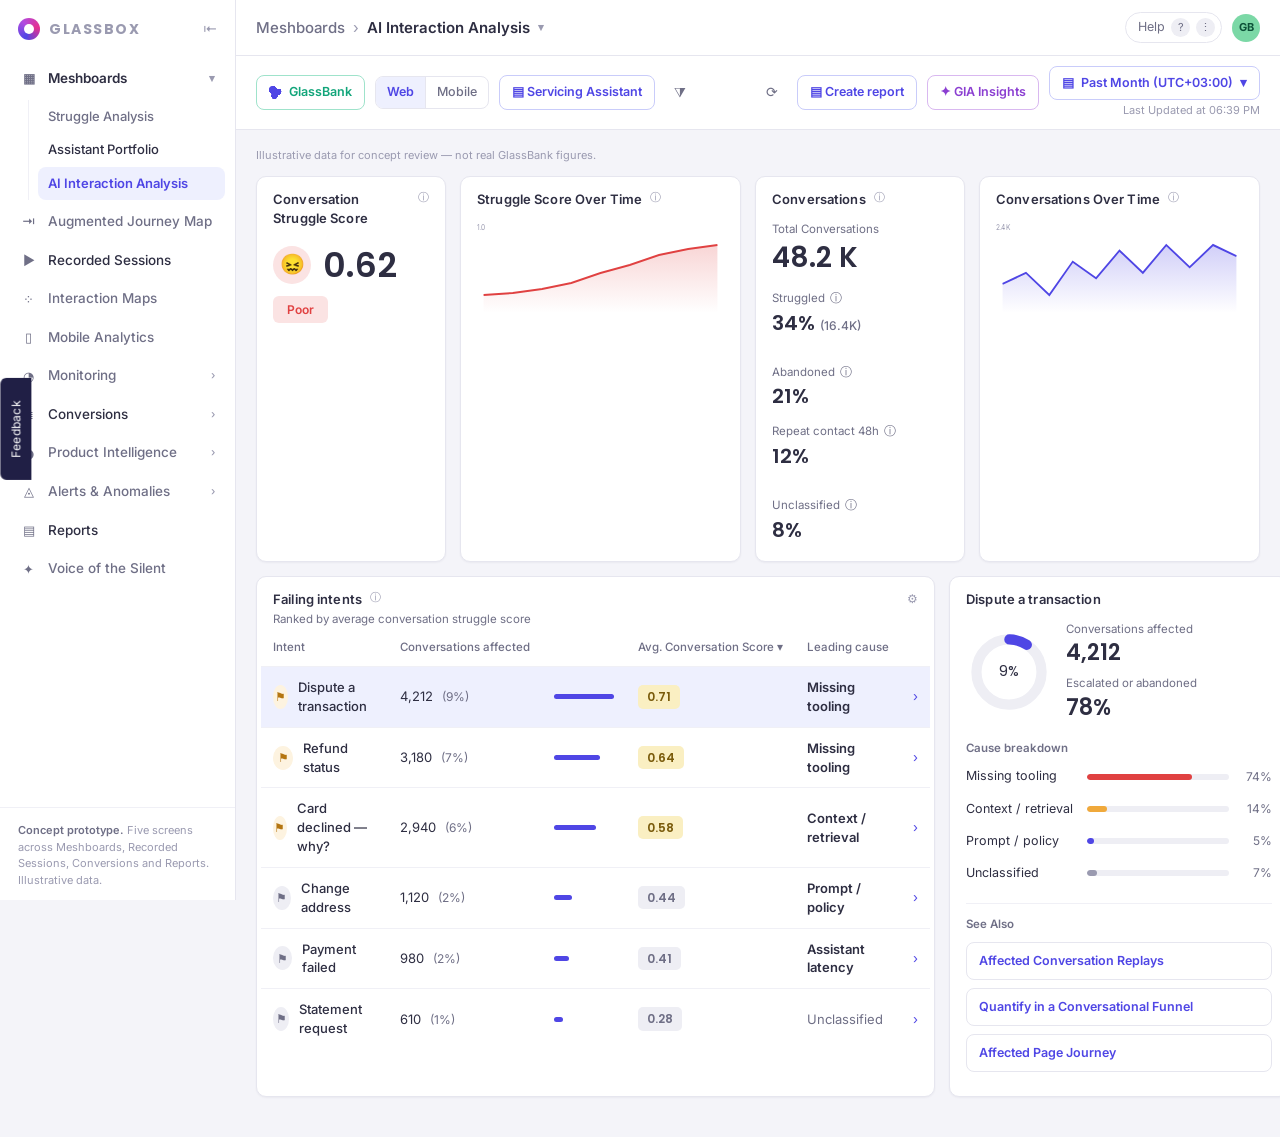
<file: index.html>
<!DOCTYPE html>
<html lang="en">
<head>
<meta charset="utf-8">
<meta name="viewport" content="width=device-width, initial-scale=1">
<title>AI Interaction Analysis · Glassbox</title>
<link rel="preconnect" href="https://fonts.googleapis.com">
<link rel="preconnect" href="https://fonts.gstatic.com" crossorigin>
<link href="https://fonts.googleapis.com/css2?family=Inter:wght@400;500;600;700&family=Poppins:wght@400;500;600;700&display=swap" rel="stylesheet">
<link rel="icon" href="data:image/svg+xml,<svg xmlns=%22http://www.w3.org/2000/svg%22 viewBox=%220 0 32 32%22><circle cx=%2216%22 cy=%2216%22 r=%2212%22 fill=%22none%22 stroke=%22%234F46E5%22 stroke-width=%227%22/></svg>">
<link rel="stylesheet" href="styles.css">
</head>
<body>
<div class="feedback-tab">Feedback</div>
<div class="app">

  <aside class="side">
    <div class="brand"><span class="mark"></span><span class="wordmark">GLASSBOX</span><span class="collapse">⇤</span></div>
    <nav class="nav">
      <a class="parent-open" href="index.html"><span class="ico">▦</span>Meshboards<span class="chev">▾</span></a>
      <div class="subgroup">
        <button class="inert sub" tabindex="-1">Struggle Analysis</button>
        <a class="sub" href="portfolio.html">Assistant Portfolio</a>
        <a class="sub active" href="index.html" aria-current="page">AI Interaction Analysis</a>
      </div>
      <button class="inert" tabindex="-1"><span class="ico">⇥</span>Augmented Journey Map</button>
      <a href="conversation.html"><span class="ico">▶</span>Recorded Sessions</a>
      <button class="inert" tabindex="-1"><span class="ico">⁘</span>Interaction Maps</button>
      <button class="inert" tabindex="-1"><span class="ico">▯</span>Mobile Analytics</button>
      <button class="inert" tabindex="-1"><span class="ico">◔</span>Monitoring<span class="chev">›</span></button>
      <a href="funnel.html"><span class="ico">≣</span>Conversions<span class="chev">›</span></a>
      <button class="inert" tabindex="-1"><span class="ico">◑</span>Product Intelligence<span class="chev">›</span></button>
      <button class="inert" tabindex="-1"><span class="ico">◬</span>Alerts &amp; Anomalies<span class="chev">›</span></button>
      <a href="report.html"><span class="ico">▤</span>Reports</a>
      <button class="inert" tabindex="-1"><span class="ico">✦</span>Voice of the Silent</button>
    </nav>
    <div class="foot">
      <b>Concept prototype.</b> Five screens across Meshboards, Recorded Sessions, Conversions and Reports. Illustrative data.
    </div>
  </aside>

  <main class="main">
    <div class="topbar">
      <div class="crumb"><span class="muted">Meshboards</span><span class="sep">›</span>AI Interaction Analysis<span class="caret">▾</span></div>
      <div class="top-right">
        <div class="help">Help <span class="b">?</span><span class="b">⋮</span></div>
        <div class="avatar">GB</div>
      </div>
    </div>
    <div class="filters">
      <span class="pill green"><span class="dots"></span>GlassBank</span>
      <div class="seg" role="group" aria-label="Platform">
        <button class="on" aria-pressed="true">Web</button><button aria-pressed="false">Mobile</button>
      </div>
      <span class="pill">▤ Servicing Assistant</span>
      <button class="iconbtn" aria-label="Filters">⧩</button>
      <div class="top-right">
        <button class="iconbtn" aria-label="Refresh">⟳</button>
        <a class="pill" href="report.html" style="text-decoration:none">▤ Create report</a>
        <button class="gia" id="giaBtn" aria-expanded="false" aria-controls="giaPanel">✦ GIA Insights</button>
        <div class="range-picker">
          <button class="pill" id="rangeBtn" aria-haspopup="listbox" aria-expanded="false">▤ <span id="rangeLabel">Past Month (UTC+03:00)</span> ▾</button>
          <div class="rp-updated">Last Updated at 06:39 PM</div>
        </div>
      </div>
    </div>

    <div class="gia-panel ins" id="giaPanel" hidden>
      <div class="ins-h"><span style="color:#8B3FD1">✦</span>GIA Cause Insights
        <span class="ins-acts"><button class="iconbtn" aria-label="Share insights">⤴</button><button class="iconbtn" id="giaClose" aria-label="Close insights">✕</button></span>
      </div>
      <div class="tabs">
        <button class="on">All</button><button>Technical</button><button>Behavioral</button>
      </div>

      <h4 style="margin-top:0">Analysis — <span id="giaIntent"></span></h4>
      <p id="giaSummary"></p>

      <h4>Key Takeaways</h4>
      <ul id="giaTakeaways"></ul>

      <div class="verdict">
        <div class="top"><span style="color:var(--red)">⚑</span><span class="name" id="giaCause"></span><span class="conf" id="giaConf"></span></div>
        <div class="why" id="giaEvidence"></div>
        <div class="cohort" id="giaSeen"></div>
      </div>

      <div class="askbox">Ask a question about this cause<span class="go">→</span></div>
    </div>

    <div class="canvas">
      <div class="illus">Illustrative data for concept review — not real GlassBank figures.</div>

      <!-- Regression alerts, rendered from data.js. Present only in the ranges
           where a six-day step change clears its baseline. -->
      <div id="alertBar"></div>

      <div class="grid row4">
        <div class="card">
          <div class="hd"><h3>Conversation Struggle Score</h3><span class="info" tabindex="0" data-tip="Average struggle across assistant conversations in the selected range, scored 0–1 from behavioural signals: rephrase loops, deflection language, repeated intent failure and abandonment.">ⓘ</span></div>
          <div class="bd">
            <div class="scorewrap"><div class="face">😖</div><div class="bigscore" id="dashScore"></div></div>
            <span class="rank poor" id="dashRank"></span>
          </div>
        </div>

        <div class="card">
          <div class="hd"><h3>Struggle Score Over Time</h3><span class="info" tabindex="0" data-tip="Daily average Conversation Struggle Score over the selected range. The sustained rise begins on 4 March — the step change is detected from conversations; the prompt version that shipped that day is named from the customer’s release calendar.">ⓘ</span></div>
          <div class="bd">
            <svg viewBox="0 0 300 92" width="100%" height="92" preserveAspectRatio="none" role="img" aria-label="Struggle score rising over the month">
              <defs><linearGradient id="g1" x1="0" y1="0" x2="0" y2="1">
                <stop offset="0" stop-color="#E04141" stop-opacity=".22"/><stop offset="1" stop-color="#E04141" stop-opacity="0"/>
              </linearGradient></defs>
              <text id="chartStruggleAxis" x="0" y="9" font-size="8" fill="var(--faint)"></text>
              <path id="chartStruggleLine" d="" fill="none" stroke="#E04141" stroke-width="2"/>
              <path id="chartStruggleFill" d="" fill="url(#g1)"/>
            </svg>
          </div>
        </div>

        <div class="card">
          <div class="hd"><h3>Conversations</h3><span class="info" tabindex="0" data-tip="All Servicing Assistant conversations in the selected range, across web and mobile.">ⓘ</span></div>
          <div class="bd">
            <div class="k" style="font-size:11.5px;color:var(--dim)">Total Conversations</div>
            <div class="total" id="dashTotal"></div>
            <div class="kv" style="margin-top:12px">
              <div><div class="k">Struggled <span class="info" tabindex="0" data-tip="Share of conversations showing at least one struggle signal, with the affected count.">ⓘ</span></div><div class="v"><span id="dashStruggledPct"></span> <small id="dashStruggledCount"></small></div></div>
              <div><div class="k">Abandoned <span class="info" tabindex="0" data-tip="Share of conversations the customer closed without completing the task or escalating.">ⓘ</span></div><div class="v" id="dashAbandoned"></div></div>
            </div>
            <div class="kv" style="margin-top:12px">
              <div><div class="k">Repeat contact 48h <span class="info" tabindex="0" data-tip="Share of conversations where the same customer returns within 48 hours on the same intent. Observed in the session record; customers who phoned instead are not counted.">ⓘ</span></div><div class="v" id="dashRepeat"></div></div>
              <div><div class="k">Unclassified <span class="info tip-left" tabindex="0" data-tip="Share of struggling conversations where no cause hypothesis clears the confidence bar. Published rather than hidden — the detection model reports its own uncertainty.">ⓘ</span></div><div class="v" id="dashUnclassified"></div></div>
            </div>
          </div>
        </div>

        <div class="card">
          <div class="hd"><h3>Conversations Over Time</h3><span class="info tip-left" tabindex="0" data-tip="Assistant conversation volume per day over the selected range.">ⓘ</span></div>
          <div class="bd">
            <svg viewBox="0 0 300 92" width="100%" height="92" preserveAspectRatio="none" role="img" aria-label="Conversation volume by day">
              <defs><linearGradient id="g2" x1="0" y1="0" x2="0" y2="1">
                <stop offset="0" stop-color="#4F46E5" stop-opacity=".26"/><stop offset="1" stop-color="#4F46E5" stop-opacity="0"/>
              </linearGradient></defs>
              <text id="chartVolumeAxis" x="0" y="9" font-size="8" fill="var(--faint)"></text>
              <path id="chartVolumeLine" d="" fill="none" stroke="#4F46E5" stroke-width="2"/>
              <path id="chartVolumeFill" d="" fill="url(#g2)"/>
            </svg>
          </div>
        </div>
      </div>

      <div class="split">
        <div class="card">
          <div class="hd"><h3>Failing intents</h3><span class="info" tabindex="0" data-tip="Recognised intents ranked by average Conversation Struggle Score. Leading cause is the highest-confidence hypothesis for each intent — see the cause breakdown for the full mix.">ⓘ</span><span class="gear">⚙</span></div>
          <div class="sub">Ranked by average conversation struggle score</div>
          <div class="bd" style="padding-left:4px;padding-right:4px">
            <table class="tbl">
              <thead><tr>
                <th style="padding-left:12px">Intent</th><th>Conversations affected</th><th></th>
                <th class="r">Avg. Conversation Score ▾</th><th>Leading cause</th><th></th>
              </tr></thead>
              <tbody id="intents">
                <!-- rows rendered from the active range dataset by app.js -->
              </tbody>
            </table>
          </div>
        </div>

        <div class="card">
          <div class="hd"><h3 id="panelTitle">Dispute a transaction</h3></div>
          <div class="bd">
            <div class="donut">
              <svg width="86" height="86" viewBox="0 0 42 42" role="img" aria-label="Share of conversations affected">
                <circle cx="21" cy="21" r="15.9" fill="none" stroke="var(--grey-chip)" stroke-width="5"/>
                <circle id="ring" cx="21" cy="21" r="15.9" fill="none" stroke="#4F46E5" stroke-width="5"
                        stroke-dasharray="9 91" stroke-dashoffset="25" stroke-linecap="round"/>
                <text id="ringPc" x="21" y="23" text-anchor="middle" font-size="7" font-family="Poppins" fill="var(--text)"></text>
              </svg>
              <div>
                <div class="lbl">Conversations affected</div>
                <div class="n" id="panelN"></div>
                <div class="lbl" style="margin-top:6px">Escalated or abandoned</div>
                <div class="n" id="panelEsc"></div>
              </div>
            </div>

            <h4 style="margin:16px 0 2px;font-size:11.5px;color:var(--dim);font-weight:600">Cause breakdown</h4>
            <div class="causelist" id="causelist"></div>

            <div class="seealso">
              <h4>See Also</h4>
              <a href="conversation.html">Affected Conversation Replays</a>
              <a href="funnel.html">Quantify in a Conversational Funnel</a>
              <a href="#" onclick="return false">Affected Page Journey</a>
            </div>
          </div>
        </div>
      </div>
    </div>
  </main>
</div>

<script src="data.js"></script>
<script src="app.js"></script>
</body>
</html>
</file>
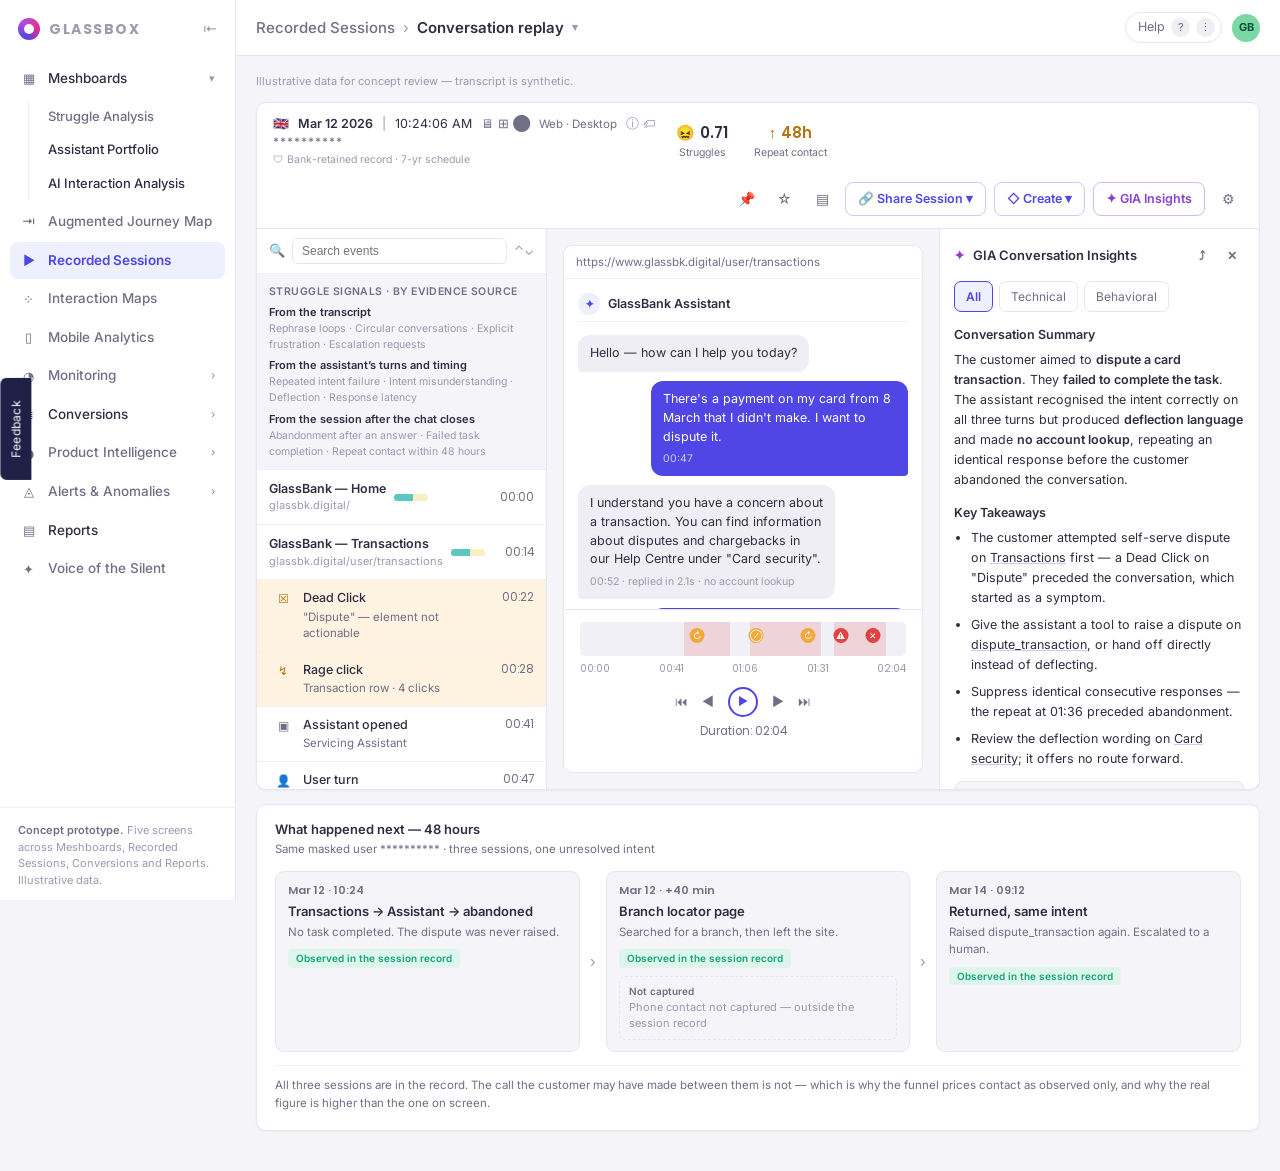
<file: conversation.html>
<!DOCTYPE html>
<html lang="en">
<head>
<meta charset="utf-8">
<meta name="viewport" content="width=device-width, initial-scale=1">
<title>Conversation Replay · Glassbox</title>
<link rel="preconnect" href="https://fonts.googleapis.com">
<link rel="preconnect" href="https://fonts.gstatic.com" crossorigin>
<link href="https://fonts.googleapis.com/css2?family=Inter:wght@400;500;600;700&family=Poppins:wght@400;500;600;700&display=swap" rel="stylesheet">
<link rel="icon" href="data:image/svg+xml,<svg xmlns=%22http://www.w3.org/2000/svg%22 viewBox=%220 0 32 32%22><circle cx=%2216%22 cy=%2216%22 r=%2212%22 fill=%22none%22 stroke=%22%234F46E5%22 stroke-width=%227%22/></svg>">
<link rel="stylesheet" href="styles.css">
</head>
<body>
<div class="feedback-tab">Feedback</div>
<div class="app">

  <aside class="side">
    <div class="brand"><span class="mark"></span><span class="wordmark">GLASSBOX</span><span class="collapse">⇤</span></div>
    <nav class="nav">
      <a href="index.html"><span class="ico">▦</span>Meshboards<span class="chev">▾</span></a>
      <div class="subgroup">
        <button class="inert sub" tabindex="-1">Struggle Analysis</button>
        <a class="sub" href="portfolio.html">Assistant Portfolio</a>
        <a class="sub" href="index.html">AI Interaction Analysis</a>
      </div>
      <button class="inert" tabindex="-1"><span class="ico">⇥</span>Augmented Journey Map</button>
      <a class="active" href="conversation.html"><span class="ico">▶</span>Recorded Sessions</a>
      <button class="inert" tabindex="-1"><span class="ico">⁘</span>Interaction Maps</button>
      <button class="inert" tabindex="-1"><span class="ico">▯</span>Mobile Analytics</button>
      <button class="inert" tabindex="-1"><span class="ico">◔</span>Monitoring<span class="chev">›</span></button>
      <a href="funnel.html"><span class="ico">≣</span>Conversions<span class="chev">›</span></a>
      <button class="inert" tabindex="-1"><span class="ico">◑</span>Product Intelligence<span class="chev">›</span></button>
      <button class="inert" tabindex="-1"><span class="ico">◬</span>Alerts &amp; Anomalies<span class="chev">›</span></button>
      <a href="report.html"><span class="ico">▤</span>Reports</a>
      <button class="inert" tabindex="-1"><span class="ico">✦</span>Voice of the Silent</button>
    </nav>
    <div class="foot">
      <b>Concept prototype.</b> Five screens across Meshboards, Recorded Sessions, Conversions and Reports. Illustrative data.
    </div>
  </aside>

  <main class="main">
    <div class="topbar">
      <div class="crumb"><span class="muted">Recorded Sessions</span><span class="sep">›</span>Conversation replay<span class="caret">▾</span></div>
      <div class="top-right">
        <div class="help">Help <span class="b">?</span><span class="b">⋮</span></div>
        <div class="avatar">GB</div>
      </div>
    </div>

    <div class="canvas">
      <div class="illus">Illustrative data for concept review — transcript is synthetic.</div>
      <div class="replay">

        <div class="rhead">
          <div>
            <div class="meta"><span>🇬🇧</span><span class="date">Mar 12 2026</span><span style="color:var(--faint)">|</span>
              <span>10:24:06 AM</span><span style="color:var(--dim)">🖥 ⊞ ⬤</span><span style="color:var(--dim);font-size:11.5px">Web · Desktop</span><span style="color:var(--faint)">ⓘ 🏷</span></div>
            <div class="uid">**********</div>
            <div class="guard">🛡 Bank-retained record · 7-yr schedule</div>
          </div>
          <div class="stat"><div class="n">😖 <span data-bind="replay.struggleScore">0.71</span></div><div class="c">Struggles</div></div>
          <div class="stat"><div class="n" style="color:var(--amber-ink)">↑ <span data-bind="replay.repeatContact">48h</span></div><div class="c">Repeat contact</div></div>
          <div class="acts">
            <button class="iconbtn" aria-label="Pin">📌</button><button class="iconbtn" aria-label="Favourite">☆</button><button class="iconbtn" aria-label="List">▤</button>
            <span class="pill">🔗 Share Session ▾</span>
            <span class="pill">◇ Create ▾</span>
            <button class="gia" id="giaBtn" aria-expanded="true" aria-controls="giaPanel">✦ GIA Insights</button>
            <button class="iconbtn" aria-label="Settings">⚙</button>
          </div>
        </div>

        <div class="rbody">

          <div class="events">
            <div class="evsearch"><span style="color:var(--faint)">🔍</span><input placeholder="Search events" aria-label="Search events"><span style="color:var(--faint)">⌃⌄</span></div>

            <div class="siglegend">
              <h5>Struggle signals · by evidence source</h5>
              <div class="sigfam"><div class="fam">From the transcript</div>
                <div class="sigs">Rephrase loops · Circular conversations · Explicit frustration · Escalation requests</div></div>
              <div class="sigfam"><div class="fam">From the assistant&rsquo;s turns and timing</div>
                <div class="sigs">Repeated intent failure · Intent misunderstanding · Deflection · Response latency</div></div>
              <div class="sigfam"><div class="fam">From the session after the chat closes</div>
                <div class="sigs">Abandonment after an answer · Failed task completion · Repeat contact within 48 hours</div></div>
            </div>

            <div class="pagerow"><div><div class="t">GlassBank — Home</div><div class="u">glassbk.digital/</div></div>
              <div class="strugbar"></div><div class="time">00:00</div></div>
            <div class="pagerow"><div><div class="t">GlassBank — Transactions</div><div class="u">glassbk.digital/user/transactions</div></div>
              <div class="strugbar"></div><div class="time">00:14</div></div>

            <div class="ev flag"><span class="ei">☒</span><div><div class="en">Dead Click</div><div class="ed">"Dispute" — element not actionable</div></div><span class="et">00:22</span></div>
            <div class="ev flag"><span class="ei">↯</span><div><div class="en">Rage click</div><div class="ed">Transaction row · 4 clicks</div></div><span class="et">00:28</span></div>
            <div class="ev"><span class="ei">▣</span><div><div class="en">Assistant opened</div><div class="ed">Servicing Assistant</div></div><span class="et">00:41</span></div>
            <div class="ev"><span class="ei">👤</span><div><div class="en">User turn</div><div class="ed">Intent: dispute_transaction · 0.91</div></div><span class="et">00:47</span></div>
            <div class="ev"><span class="ei">✦</span><div><div class="en">Assistant turn</div><div class="ed">2.1s · no backend call</div></div><span class="et">00:52</span></div>
            <div class="ev"><span class="ei">👤</span><div><div class="en">User turn</div><div class="ed">Rephrase of same intent</div></div><span class="et">01:06</span></div>
            <div class="ev flag"><span class="ei">↻</span><div><div class="en">Rephrase loop</div><div class="ed">2nd attempt, same intent</div></div><span class="et">01:06</span></div>
            <div class="ev"><span class="ei">✦</span><div><div class="en">Assistant turn</div><div class="ed">1.9s · no backend call</div></div><span class="et">01:11</span></div>
            <div class="ev flag"><span class="ei">⊘</span><div><div class="en">Deflection</div><div class="ed">"you'll need to contact us"</div></div><span class="et">01:11</span></div>
            <div class="ev flag"><span class="ei">!</span><div><div class="en">Explicit frustration</div><div class="ed">"I don't want an article"</div></div><span class="et">01:12</span></div>
            <div class="ev"><span class="ei">👤</span><div><div class="en">User turn</div><div class="ed">Rephrase of same intent</div></div><span class="et">01:31</span></div>
            <div class="ev flag"><span class="ei">↻</span><div><div class="en">Rephrase loop</div><div class="ed">3rd attempt, same intent</div></div><span class="et">01:31</span></div>
            <div class="ev bad"><span class="ei">⟳</span><div><div class="en">Circular conversation</div><div class="ed">Identical response returned</div></div><span class="et">01:36</span></div>
            <div class="ev bad"><span class="ei">⚠</span><div><div class="en">Repeated intent failure</div><div class="ed">dispute_transaction · 3 turns</div></div><span class="et">01:36</span></div>
            <div class="ev bad"><span class="ei">✕</span><div><div class="en">Abandonment after answer</div><div class="ed">Closed without escalating</div></div><span class="et">01:52</span></div>
            <div class="ev bad"><span class="ei">⊗</span><div><div class="en">Failed task completion</div><div class="ed">Dispute never raised</div></div><span class="et">02:00</span></div>
            <div class="ev"><span class="ei">↩</span><div><div class="en">Page exit</div><div class="ed">Left the Transactions page</div></div><span class="et">02:04</span></div>
            <div class="ev"><span class="ei">◌</span><div><div class="en">Phone contact<span class="evtag">not captured</span></div><div class="ed">Outside the session record</div></div><span class="et">—</span></div>
          </div>

          <div class="stage">
            <div class="browser">
              <div class="url">https://www.glassbk.digital/user/transactions</div>
              <div class="chatwrap">
                <div class="chat-h"><span class="avat">✦</span><span class="nm">GlassBank Assistant</span></div>

                <div class="msg assistant">Hello — how can I help you today?</div>
                <div class="msg user">There's a payment on my card from 8 March that I didn't make. I want to dispute it.
                  <span class="lat">00:47</span></div>
                <div class="msg assistant">I understand you have a concern about a transaction. You can find information about
                  disputes and chargebacks in our Help Centre under "Card security".
                  <span class="lat">00:52 · replied in 2.1s · no account lookup</span></div>
                <div class="msg user">I don't want an article. I need to actually report this specific payment.
                  <span class="lat">01:06</span></div>
                <div class="flagline">↻ Rephrase loop — same intent, 2nd attempt</div>
                <div class="msg assistant">I'm not able to raise a dispute for you here. You'll need to contact us so a member
                  of the team can look into it.
                  <span class="lat">01:11 · replied in 1.9s · no account lookup</span></div>
                <div class="flagline">⊘ Deflection language detected</div>
                <div class="msg user">Can you at least tell me what the payment was?
                  <span class="lat">01:31</span></div>
                <div class="msg assistant">I'm not able to raise a dispute for you here. You'll need to contact us so a member
                  of the team can look into it.
                  <span class="lat">01:36 · identical response</span></div>
                <div class="flagline bad">⚠ Repeated intent failure — conversation abandoned at 01:52</div>
              </div>

              <div class="scrub">
                <div class="track">
                  <div class="band" style="left:32%;width:14%"></div>
                  <div class="band" style="left:52%;width:22%"></div>
                  <div class="band" style="left:78%;width:16%"></div>
                  <div class="mk" style="left:36%">↻</div>
                  <div class="mk" style="left:54%">⊘</div>
                  <div class="mk" style="left:70%">↻</div>
                  <div class="mk r" style="left:80%">⚠</div>
                  <div class="mk r" style="left:90%">✕</div>
                </div>
                <div class="ticks"><span>00:00</span><span>00:41</span><span>01:06</span><span>01:31</span><span>02:04</span></div>
                <div class="controls">
                  <span>⏮</span><span>◀</span><span class="play">▶</span><span>▶</span><span>⏭</span>
                </div>
                <div class="dur" style="text-align:center;margin-top:6px">Duration: <span data-bind="replay.duration">02:04</span></div>
              </div>
            </div>
          </div>

          <div class="insights ins" id="giaPanel">
            <div class="ins-h"><span style="color:#8B3FD1">✦</span>GIA Conversation Insights
              <span class="ins-acts"><button class="iconbtn" aria-label="Share insights">⤴</button><button class="iconbtn" id="giaClose" aria-label="Close insights">✕</button></span>
            </div>
            <div class="tabs">
              <button class="on">All</button><button>Technical</button><button>Behavioral</button>
            </div>

            <h4>Conversation Summary</h4>
            <p>The customer aimed to <b>dispute a card transaction</b>. They <b>failed to complete the task</b>.
               The assistant recognised the intent correctly on all three turns but produced
               <b>deflection language</b> and made <b>no account lookup</b>, repeating an identical response
               before the customer abandoned the conversation.</p>

            <h4>Key Takeaways</h4>
            <ul>
              <li>The customer attempted self-serve dispute on <u>Transactions</u> first — a Dead Click on "Dispute" preceded the conversation, which started as a symptom.</li>
              <li>Give the assistant a tool to raise a dispute on <u>dispute_transaction</u>, or hand off directly instead of deflecting.</li>
              <li>Suppress identical consecutive responses — the repeat at 01:36 preceded abandonment.</li>
              <li>Review the deflection wording on <u>Card security</u>; it offers no route forward.</li>
            </ul>

            <div class="verdict">
              <div class="top"><span style="color:var(--red)">⚑</span><span class="name">Missing tooling</span><span class="conf">87% confidence</span></div>
              <div class="cluster"><b>Cluster classification</b> — 4,212 conversations share this
                signature this month. The cause is assigned to the cluster, not to this conversation alone.</div>
              <!-- Evidence, tier chips and the tier key all render from
                   data.js via app.js, so the chip component lives in one place. -->
              <div class="why" id="replayEvidence"></div>
            </div>

            <div class="askbox">Ask a question about this conversation<span class="go">→</span></div>
          </div>

        </div>
      </div>

      <div class="utl" id="userTimeline"></div>
    </div>
  </main>
</div>

<script src="data.js"></script>
<script src="app.js"></script>
</body>
</html>
</file>
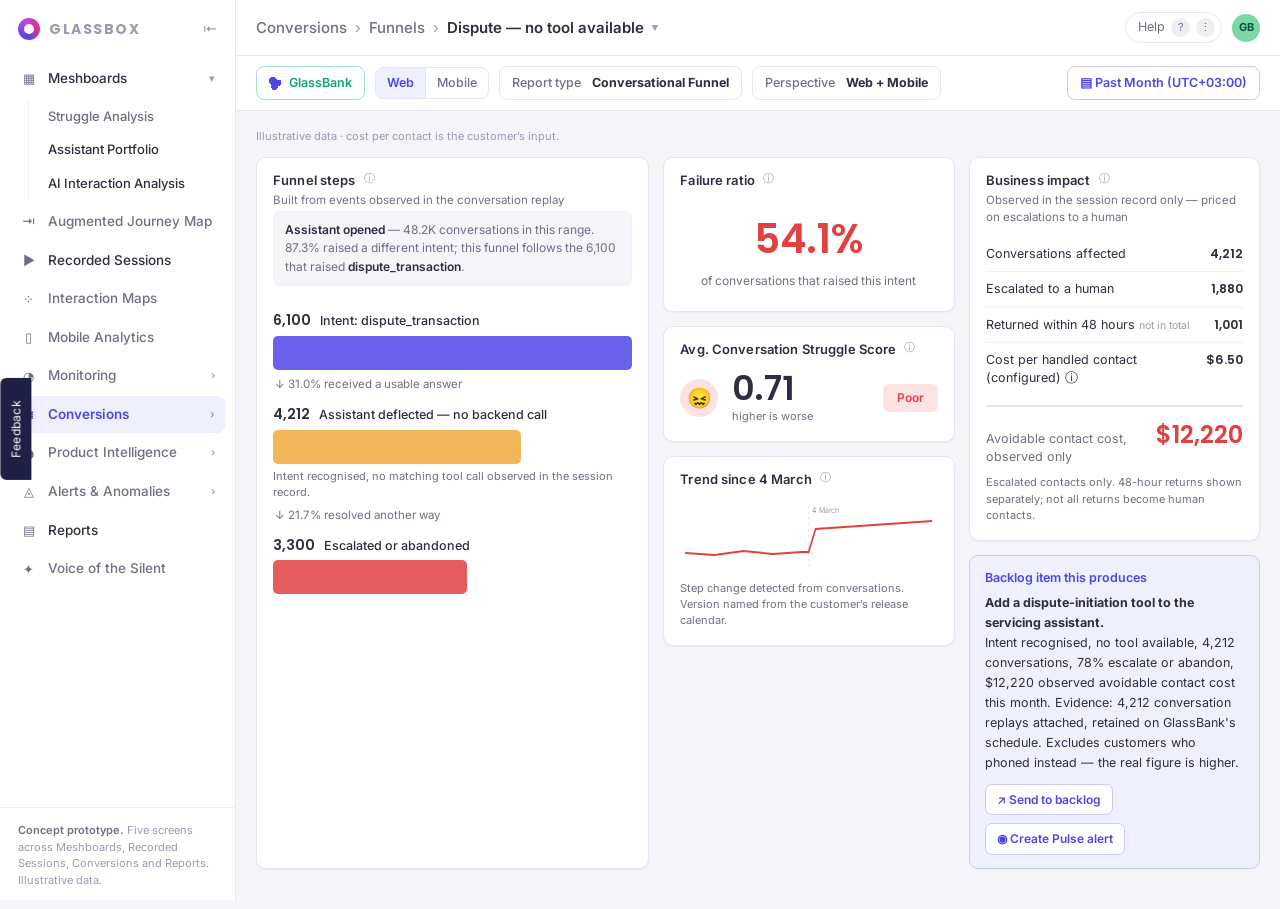
<file: funnel.html>
<!DOCTYPE html>
<html lang="en">
<head>
<meta charset="utf-8">
<meta name="viewport" content="width=device-width, initial-scale=1">
<title>Conversational Funnel · Glassbox</title>
<link rel="preconnect" href="https://fonts.googleapis.com">
<link rel="preconnect" href="https://fonts.gstatic.com" crossorigin>
<link href="https://fonts.googleapis.com/css2?family=Inter:wght@400;500;600;700&family=Poppins:wght@400;500;600;700&display=swap" rel="stylesheet">
<link rel="icon" href="data:image/svg+xml,<svg xmlns=%22http://www.w3.org/2000/svg%22 viewBox=%220 0 32 32%22><circle cx=%2216%22 cy=%2216%22 r=%2212%22 fill=%22none%22 stroke=%22%234F46E5%22 stroke-width=%227%22/></svg>">
<link rel="stylesheet" href="styles.css">
</head>
<body>
<div class="feedback-tab">Feedback</div>
<div class="app">

  <aside class="side">
    <div class="brand"><span class="mark"></span><span class="wordmark">GLASSBOX</span><span class="collapse">⇤</span></div>
    <nav class="nav">
      <a href="index.html"><span class="ico">▦</span>Meshboards<span class="chev">▾</span></a>
      <div class="subgroup">
        <button class="inert sub" tabindex="-1">Struggle Analysis</button>
        <a class="sub" href="portfolio.html">Assistant Portfolio</a>
        <a class="sub" href="index.html">AI Interaction Analysis</a>
      </div>
      <button class="inert" tabindex="-1"><span class="ico">⇥</span>Augmented Journey Map</button>
      <a href="conversation.html"><span class="ico">▶</span>Recorded Sessions</a>
      <button class="inert" tabindex="-1"><span class="ico">⁘</span>Interaction Maps</button>
      <button class="inert" tabindex="-1"><span class="ico">▯</span>Mobile Analytics</button>
      <button class="inert" tabindex="-1"><span class="ico">◔</span>Monitoring<span class="chev">›</span></button>
      <a class="active" href="funnel.html"><span class="ico">≣</span>Conversions<span class="chev">›</span></a>
      <button class="inert" tabindex="-1"><span class="ico">◑</span>Product Intelligence<span class="chev">›</span></button>
      <button class="inert" tabindex="-1"><span class="ico">◬</span>Alerts &amp; Anomalies<span class="chev">›</span></button>
      <a href="report.html"><span class="ico">▤</span>Reports</a>
      <button class="inert" tabindex="-1"><span class="ico">✦</span>Voice of the Silent</button>
    </nav>
    <div class="foot">
      <b>Concept prototype.</b> Five screens across Meshboards, Recorded Sessions, Conversions and Reports. Illustrative data.
    </div>
  </aside>

  <main class="main">
    <div class="topbar">
      <div class="crumb"><span class="muted">Conversions</span><span class="sep">›</span><span class="muted">Funnels</span><span class="sep">›</span>Dispute — no tool available<span class="caret">▾</span></div>
      <div class="top-right">
        <div class="help">Help <span class="b">?</span><span class="b">⋮</span></div>
        <div class="avatar">GB</div>
      </div>
    </div>
    <div class="filters">
      <span class="pill green"><span class="dots"></span>GlassBank</span>
      <div class="seg" role="group" aria-label="Platform">
        <button class="on" aria-pressed="true">Web</button><button aria-pressed="false">Mobile</button>
      </div>
      <span class="pill plain">Report type <b style="color:var(--text);margin-left:4px">Conversational Funnel</b></span>
      <span class="pill plain">Perspective <b style="color:var(--text);margin-left:4px">Web + Mobile</b></span>
      <div class="top-right"><span class="pill">▤ Past Month (UTC+03:00)</span></div>
    </div>

    <div class="canvas">
      <div class="illus">Illustrative data · cost per contact is the customer’s input.</div>

      <div class="fun">
        <div class="card">
          <div class="hd"><h3>Funnel steps</h3><span class="info" tabindex="0" data-tip="Conversation counts at each stage, built from events observed in replays: assistant opened, intent raised, deflection with no backend call, then escalation or abandonment.">ⓘ</span></div>
          <div class="sub">Built from events observed in the conversation replay</div>
          <div class="fun-pop" id="funPopulation"><b>Assistant opened</b> — 48.2K conversations in this range. 87.3% raised a different intent; this funnel follows the 6,100 that raised <b>dispute_transaction</b>.</div>
          <div class="bd" id="funsteps">
            <!-- steps rendered from data.js by app.js; static fallback below -->
            <div class="step"><div class="lab"><span class="n">6,100</span><span class="nm">Intent: dispute_transaction</span></div>
              <div class="bar" style="width:100%"></div></div>
            <div class="drop">↓ 30.9% received a usable answer</div>

            <div class="step"><div class="lab"><span class="n">4,212</span><span class="nm">Assistant deflected — no backend call</span></div>
              <div class="bar" style="width:69.0%;background:var(--amber)"></div>
              <div class="step-note">Intent recognised, no matching tool call observed in the session record.</div></div>
            <div class="drop">↓ 21.7% resolved another way</div>

            <div class="step"><div class="lab"><span class="n">3,300</span><span class="nm">Escalated or abandoned</span></div>
              <div class="bar" style="width:54.1%;background:var(--red)"></div></div>
          </div>
        </div>

        <div>
          <div class="card">
            <div class="hd"><h3>Failure ratio</h3><span class="info" tabindex="0" data-tip="Of the conversations that raised this intent, the share reaching the final funnel step — escalated or abandoned. Scoped to the intent rather than to every assistant conversation, because most conversations are about something else entirely.">ⓘ</span></div>
            <div class="bd" style="text-align:center;padding:20px 16px 22px">
              <div class="num" style="font-size:40px;font-weight:600;color:var(--red)" id="funFailure">54.1%</div>
              <div style="font-size:12px;color:var(--dim);margin-top:4px">of conversations that raised this intent</div>
            </div>
          </div>
          <div class="card" style="margin-top:14px">
            <div class="hd"><h3>Avg. Conversation Struggle Score</h3><span class="info" tabindex="0" data-tip="Conversation Struggle Score, 0–1. Higher is worse. Composite of rephrase loops, repeated intent failure, sentiment decline, explicit escalation, and post-answer abandonment. Averaged across the conversations in this funnel and paired with its Struggle Rank.">ⓘ</span></div>
            <div class="bd" style="display:flex;align-items:center;gap:14px">
              <div class="face">😖</div>
              <div><div class="bigscore" data-bind="funnel.struggleScore">0.71</div>
                <div class="score-dir">higher is worse</div></div>
              <span class="rank poor" style="margin:0 0 0 auto" data-bind="funnel.struggleRank">Poor</span>
            </div>
          </div>
          <div class="card" style="margin-top:14px">
            <div class="hd"><h3>Trend since 4 March</h3><span class="info" tabindex="0" data-tip="Failure ratio over time. Glassbox detects the step change from the conversations themselves. The prompt version that shipped on the same date is named from the customer’s release calendar — it is not observed in the session record.">ⓘ</span></div>
            <div class="bd">
              <svg viewBox="0 0 300 70" width="100%" height="70" preserveAspectRatio="none" role="img" aria-label="Failure rate step change beginning 4 March">
                <line x1="150" y1="4" x2="150" y2="66" stroke="var(--border)" stroke-dasharray="3 3"/>
                <text x="154" y="12" font-size="8" fill="var(--faint)">4 March</text>
                <path d="M6,52 L40,54 L74,50 L108,53 L142,51 L150,51 L158,28 L192,26 L226,24 L260,22 L294,20"
                      fill="none" stroke="#E04141" stroke-width="2"/>
              </svg>
              <div class="step-note">Step change detected from conversations.
                Version named from the customer’s release calendar.</div>
            </div>
          </div>
        </div>

        <div>
          <div class="card impact">
            <div class="hd"><h3>Business impact</h3><span class="info tip-left" tabindex="0" data-tip="Avoidable contact cost = escalated to a human × the configured cost per handled contact. Escalations only: a customer who escalated and also returned would otherwise be counted twice, so 48-hour returns are shown but not priced. Customers who phoned instead are not counted, so the real figure is higher.">ⓘ</span></div>
            <div class="sub">Observed in the session record only — priced on escalations to a human</div>
            <div class="bd">
              <div id="impactlines">
                <!-- lines rendered from data.js by app.js; static fallback below -->
                <div class="line"><span>Conversations affected</span><b>4,212</b></div>
                <div class="line"><span>Escalated to a human</span><b>1,880</b></div>
                <div class="line"><span>Returned within 48 hours <span class="line-note">not in total</span></span><b>1,001</b></div>
                <div class="line"><span>Cost per handled contact (configured)</span><b>$6.50</b></div>
              </div>
              <div class="tot"><span style="font-size:12.5px;color:var(--dim)">Avoidable contact cost, observed only</span><span class="v" data-bind="funnel.avoidableCost">$12,220</span></div>
              <div class="tot-note">Escalated contacts only. 48-hour returns shown separately;
                not all returns become human contacts.</div>
            </div>
          </div>

          <div class="ticket">
            <h4>Backlog item this produces</h4>
            <p><b>Add a dispute-initiation tool to the servicing assistant.</b><br>
               Intent recognised, no tool available, <span id="funAffected">4,212</span> conversations,
               <span id="funEsc">78%</span> escalate or abandon,
               <span data-bind="funnel.avoidableCost">$12,220</span> observed avoidable contact cost
               this month. Evidence: 4,212 conversation replays attached, retained on
               GlassBank's schedule.
               Excludes customers who phoned instead — the real figure is higher.</p>
            <div class="acts">
              <button>↗ Send to backlog</button>
              <button>◉ Create Pulse alert</button>
            </div>
          </div>
        </div>
      </div>
    </div>
  </main>
</div>

<script src="data.js"></script>
<script src="app.js"></script>
</body>
</html>
</file>
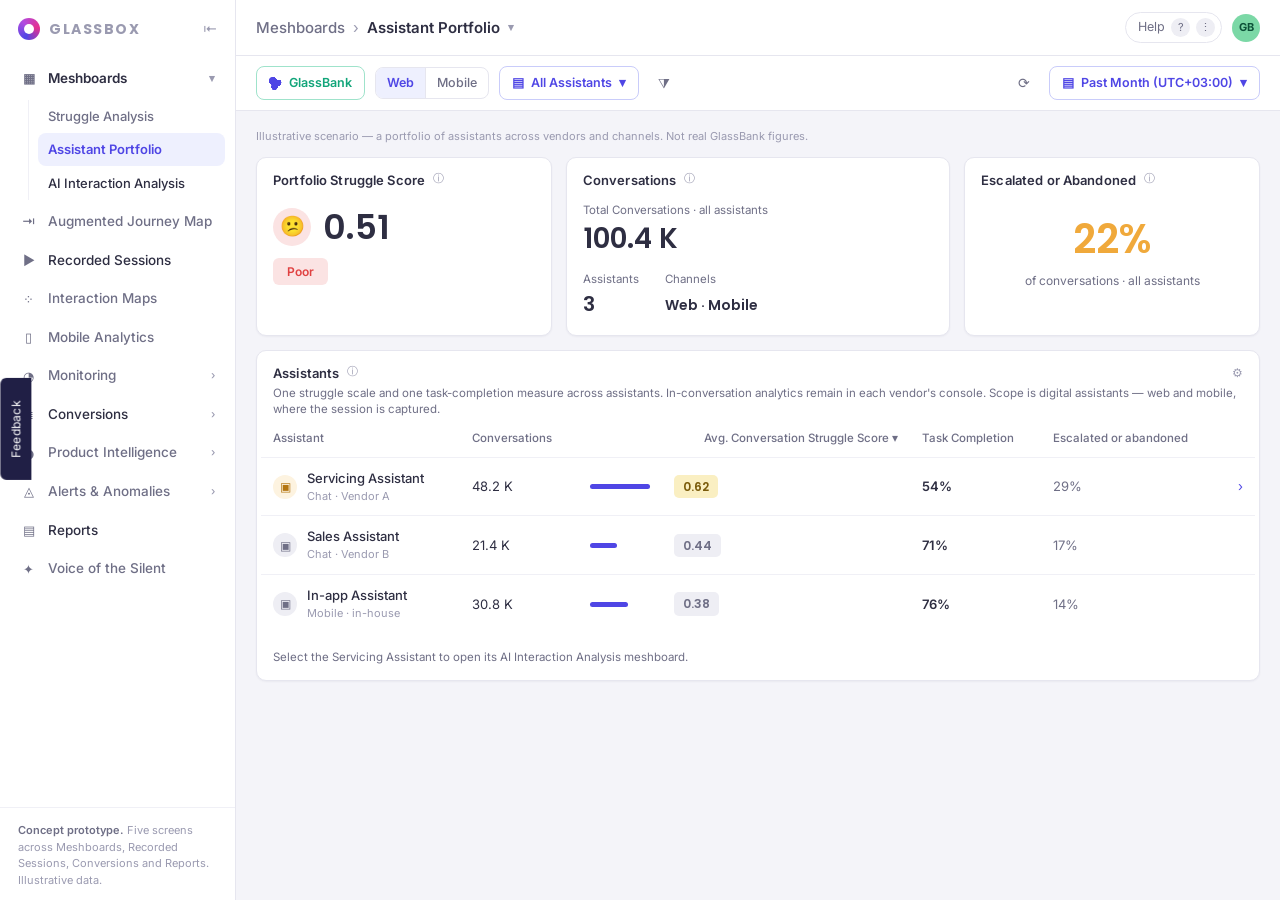
<file: portfolio.html>
<!DOCTYPE html>
<html lang="en">
<head>
<meta charset="utf-8">
<meta name="viewport" content="width=device-width, initial-scale=1">
<title>Assistant Portfolio · Glassbox</title>
<link rel="preconnect" href="https://fonts.googleapis.com">
<link rel="preconnect" href="https://fonts.gstatic.com" crossorigin>
<link href="https://fonts.googleapis.com/css2?family=Inter:wght@400;500;600;700&family=Poppins:wght@400;500;600;700&display=swap" rel="stylesheet">
<link rel="icon" href="data:image/svg+xml,<svg xmlns=%22http://www.w3.org/2000/svg%22 viewBox=%220 0 32 32%22><circle cx=%2216%22 cy=%2216%22 r=%2212%22 fill=%22none%22 stroke=%22%234F46E5%22 stroke-width=%227%22/></svg>">
<link rel="stylesheet" href="styles.css">
</head>
<body>
<div class="feedback-tab">Feedback</div>
<div class="app">

  <aside class="side">
    <div class="brand"><span class="mark"></span><span class="wordmark">GLASSBOX</span><span class="collapse">⇤</span></div>
    <nav class="nav">
      <a class="parent-open" href="index.html"><span class="ico">▦</span>Meshboards<span class="chev">▾</span></a>
      <div class="subgroup">
        <button class="inert sub" tabindex="-1">Struggle Analysis</button>
        <a class="sub active" href="portfolio.html" aria-current="page">Assistant Portfolio</a>
        <a class="sub" href="index.html">AI Interaction Analysis</a>
      </div>
      <button class="inert" tabindex="-1"><span class="ico">⇥</span>Augmented Journey Map</button>
      <a href="conversation.html"><span class="ico">▶</span>Recorded Sessions</a>
      <button class="inert" tabindex="-1"><span class="ico">⁘</span>Interaction Maps</button>
      <button class="inert" tabindex="-1"><span class="ico">▯</span>Mobile Analytics</button>
      <button class="inert" tabindex="-1"><span class="ico">◔</span>Monitoring<span class="chev">›</span></button>
      <a href="funnel.html"><span class="ico">≣</span>Conversions<span class="chev">›</span></a>
      <button class="inert" tabindex="-1"><span class="ico">◑</span>Product Intelligence<span class="chev">›</span></button>
      <button class="inert" tabindex="-1"><span class="ico">◬</span>Alerts &amp; Anomalies<span class="chev">›</span></button>
      <a href="report.html"><span class="ico">▤</span>Reports</a>
      <button class="inert" tabindex="-1"><span class="ico">✦</span>Voice of the Silent</button>
    </nav>
    <div class="foot">
      <b>Concept prototype.</b> Five screens across Meshboards, Recorded Sessions, Conversions and Reports. Illustrative data.
    </div>
  </aside>

  <main class="main">
    <div class="topbar">
      <div class="crumb"><span class="muted">Meshboards</span><span class="sep">›</span>Assistant Portfolio<span class="caret">▾</span></div>
      <div class="top-right">
        <div class="help">Help <span class="b">?</span><span class="b">⋮</span></div>
        <div class="avatar">GB</div>
      </div>
    </div>
    <div class="filters">
      <span class="pill green"><span class="dots"></span>GlassBank</span>
      <div class="seg" role="group" aria-label="Platform">
        <button class="on" aria-pressed="true">Web</button><button aria-pressed="false">Mobile</button>
      </div>
      <div class="picker">
        <button class="pill" id="asstBtn" aria-haspopup="listbox" aria-expanded="false">▤ <span id="asstLabel">All Assistants</span> ▾</button>
      </div>
      <button class="iconbtn" aria-label="Filters">⧩</button>
      <div class="top-right">
        <button class="iconbtn" aria-label="Refresh">⟳</button>
        <div class="range-picker">
          <button class="pill" id="rangeBtn" aria-haspopup="listbox" aria-expanded="false">▤ <span id="rangeLabel">Past Month (UTC+03:00)</span> ▾</button>
        </div>
      </div>
    </div>

    <div class="canvas">
      <div class="illus">Illustrative scenario — a portfolio of assistants across vendors and channels. Not real GlassBank figures.</div>

      <div class="grid row3">
        <div class="card">
          <div class="hd"><h3>Portfolio Struggle Score</h3><span class="info" tabindex="0" data-tip="Conversation Struggle Score averaged across every assistant, weighted by conversation volume — one scale, independent of vendor.">ⓘ</span></div>
          <div class="bd">
            <div class="scorewrap"><div class="face">😕</div><div class="bigscore" id="pfScore"></div></div>
            <span class="rank poor" id="pfRank"></span>
          </div>
        </div>

        <div class="card">
          <div class="hd"><h3>Conversations</h3><span class="info" tabindex="0" data-tip="Total conversations across all digital assistants — web and mobile — in the selected range. Voice channels are out of scope for this concept.">ⓘ</span></div>
          <div class="bd">
            <div class="k" style="font-size:11.5px;color:var(--dim)" id="pfTotalLabel">Total Conversations · all assistants</div>
            <div class="total" id="pfTotal"></div>
            <div class="kv" style="margin-top:12px">
              <div><div class="k">Assistants</div><div class="v" id="pfAssistants"></div></div>
              <div><div class="k">Channels</div><div class="v" style="font-size:14px;padding-top:5px" id="pfChannels"></div></div>
            </div>
          </div>
        </div>

        <div class="card">
          <div class="hd"><h3>Escalated or Abandoned</h3><span class="info tip-left" tabindex="0" data-tip="Share of conversations across the portfolio that ended in escalation or abandonment.">ⓘ</span></div>
          <div class="bd" style="text-align:center;padding:20px 16px 22px">
            <div class="num" style="font-size:40px;font-weight:600;color:var(--amber)" id="pfEsc"></div>
            <div style="font-size:12px;color:var(--dim);margin-top:4px" id="pfEscLabel">of conversations · all assistants</div>
          </div>
        </div>
      </div>

      <div class="card" style="margin-top:14px">
        <div class="hd"><h3>Assistants</h3><span class="info" tabindex="0" data-tip="Each assistant measured on the same struggle and task-completion scales, computed by Glassbox from observed behaviour. In-conversation analytics remain in each vendor's console.">ⓘ</span><span class="gear">⚙</span></div>
        <div class="sub">One struggle scale and one task-completion measure across assistants.
          In-conversation analytics remain in each vendor's console.
          Scope is digital assistants — web and mobile, where the session is captured.</div>
        <div class="bd" style="padding-left:4px;padding-right:4px">
          <table class="tbl">
            <thead><tr>
              <th style="padding-left:12px">Assistant</th><th>Conversations</th><th></th>
              <th class="r">Avg. Conversation Struggle Score ▾</th><th>Task Completion</th>
              <th>Escalated or abandoned</th><th></th>
            </tr></thead>
            <tbody id="assistants">
              <!-- rows rendered from data.js by app.js -->
            </tbody>
          </table>
        </div>
        <div class="sub" style="padding:0 16px 14px" id="pfHint">Select the Servicing Assistant to open its AI Interaction Analysis meshboard.</div>
      </div>
    </div>
  </main>
</div>

<script src="data.js"></script>
<script src="app.js"></script>
</body>
</html>
</file>
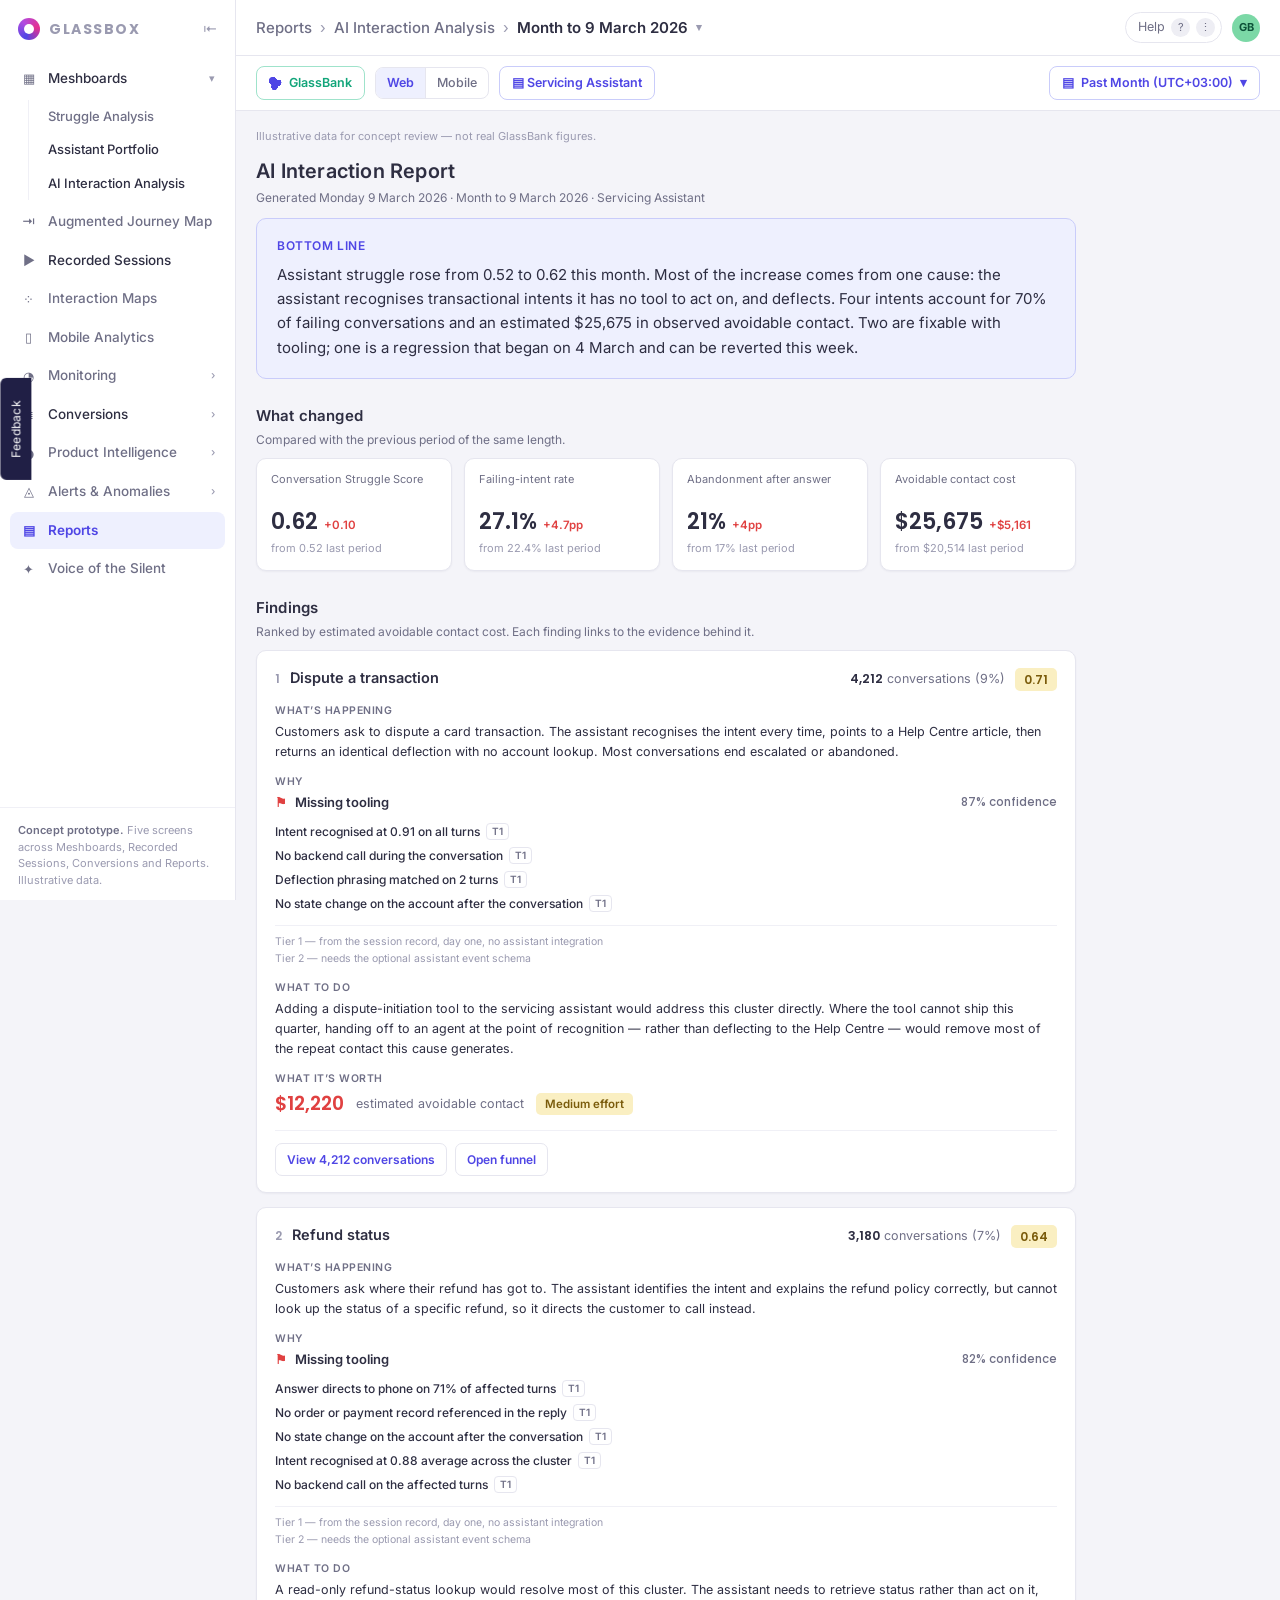
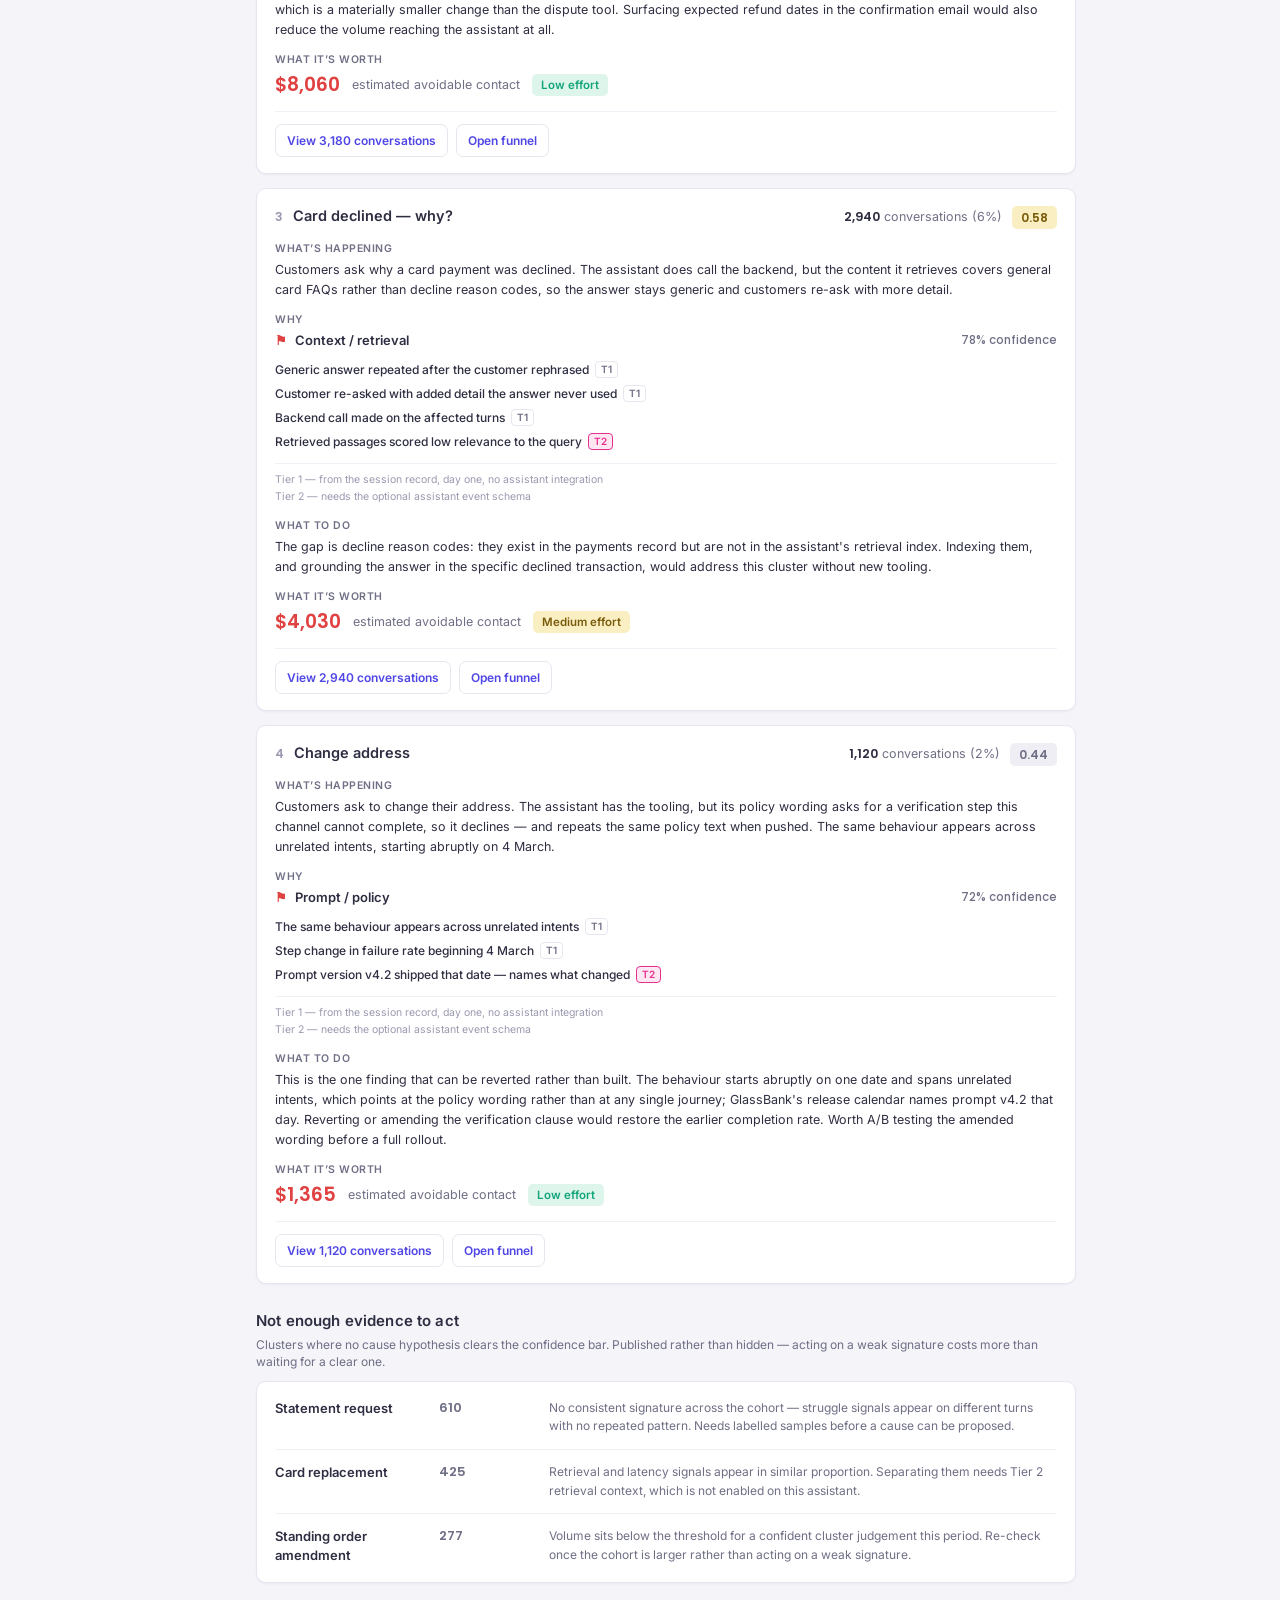
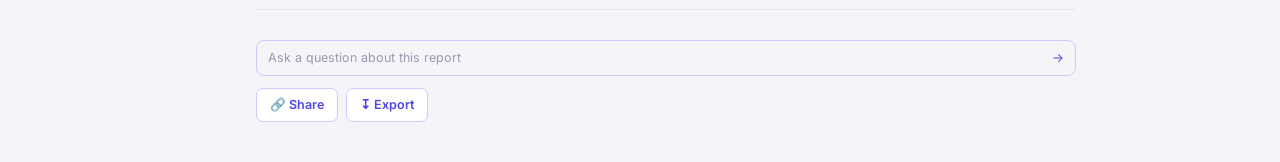
<file: report.html>
<!DOCTYPE html>
<html lang="en">
<head>
<meta charset="utf-8">
<meta name="viewport" content="width=device-width, initial-scale=1">
<title>AI Interaction Report · Glassbox</title>
<link rel="preconnect" href="https://fonts.googleapis.com">
<link rel="preconnect" href="https://fonts.gstatic.com" crossorigin>
<link href="https://fonts.googleapis.com/css2?family=Inter:wght@400;500;600;700&family=Poppins:wght@400;500;600;700&display=swap" rel="stylesheet">
<link rel="icon" href="data:image/svg+xml,<svg xmlns=%22http://www.w3.org/2000/svg%22 viewBox=%220 0 32 32%22><circle cx=%2216%22 cy=%2216%22 r=%2212%22 fill=%22none%22 stroke=%22%234F46E5%22 stroke-width=%227%22/></svg>">
<link rel="stylesheet" href="styles.css">
</head>
<body>
<div class="feedback-tab">Feedback</div>
<div class="app">

  <aside class="side">
    <div class="brand"><span class="mark"></span><span class="wordmark">GLASSBOX</span><span class="collapse">⇤</span></div>
    <nav class="nav">
      <a href="index.html"><span class="ico">▦</span>Meshboards<span class="chev">▾</span></a>
      <div class="subgroup">
        <button class="inert sub" tabindex="-1">Struggle Analysis</button>
        <a class="sub" href="portfolio.html">Assistant Portfolio</a>
        <a class="sub" href="index.html">AI Interaction Analysis</a>
      </div>
      <button class="inert" tabindex="-1"><span class="ico">⇥</span>Augmented Journey Map</button>
      <a href="conversation.html"><span class="ico">▶</span>Recorded Sessions</a>
      <button class="inert" tabindex="-1"><span class="ico">⁘</span>Interaction Maps</button>
      <button class="inert" tabindex="-1"><span class="ico">▯</span>Mobile Analytics</button>
      <button class="inert" tabindex="-1"><span class="ico">◔</span>Monitoring<span class="chev">›</span></button>
      <a href="funnel.html"><span class="ico">≣</span>Conversions<span class="chev">›</span></a>
      <button class="inert" tabindex="-1"><span class="ico">◑</span>Product Intelligence<span class="chev">›</span></button>
      <button class="inert" tabindex="-1"><span class="ico">◬</span>Alerts &amp; Anomalies<span class="chev">›</span></button>
      <a class="active" href="report.html" aria-current="page"><span class="ico">▤</span>Reports</a>
      <button class="inert" tabindex="-1"><span class="ico">✦</span>Voice of the Silent</button>
    </nav>
    <div class="foot">
      <b>Concept prototype.</b> Five screens across Meshboards, Recorded Sessions, Conversions and Reports. Illustrative data.
    </div>
  </aside>

  <main class="main">
    <div class="topbar">
      <div class="crumb"><span class="muted">Reports</span><span class="sep">›</span><span class="muted">AI Interaction Analysis</span><span class="sep">›</span><span id="repPeriodCrumb">Month to 9 March 2026</span><span class="caret">▾</span></div>
      <div class="top-right">
        <div class="help">Help <span class="b">?</span><span class="b">⋮</span></div>
        <div class="avatar">GB</div>
      </div>
    </div>
    <div class="filters">
      <span class="pill green"><span class="dots"></span>GlassBank</span>
      <div class="seg" role="group" aria-label="Platform">
        <button class="on" aria-pressed="true">Web</button><button aria-pressed="false">Mobile</button>
      </div>
      <span class="pill">▤ Servicing Assistant</span>
      <div class="top-right">
        <div class="range-picker">
          <button class="pill" id="rangeBtn" aria-haspopup="listbox" aria-expanded="false">▤ <span id="rangeLabel">Past Month (UTC+03:00)</span> ▾</button>
        </div>
      </div>
    </div>

    <div class="canvas doc">
      <div class="illus">Illustrative data for concept review — not real GlassBank figures.</div>

      <div class="rephead">
        <h1>AI Interaction Report</h1>
        <div class="meta"><span id="repGenerated"></span> · <span id="repPeriod"></span> · Servicing Assistant</div>
      </div>

      <div class="bottomline">
        <h3>Bottom line</h3>
        <p id="repBottomLine"></p>
      </div>

      <h2>What changed</h2>
      <div class="seclead">Compared with the previous period of the same length.</div>
      <div class="changed" id="repChanged"></div>

      <h2>Findings</h2>
      <div class="seclead">Ranked by estimated avoidable contact cost. Each finding links to the evidence behind it.</div>
      <div id="repFindings"></div>

      <h2>Not enough evidence to act</h2>
      <div class="seclead">Clusters where no cause hypothesis clears the confidence bar. Published rather than hidden — acting on a weak signature costs more than waiting for a clear one.</div>
      <div class="unclass" id="repUnclassified"></div>

      <div class="repfoot">
        <div class="askbox">Ask a question about this report<span class="go">→</span></div>
        <div class="acts">
          <button>🔗 Share</button>
          <button>↧ Export</button>
        </div>
      </div>

    </div>
  </main>
</div>

<script src="data.js"></script>
<script src="app.js"></script>
</body>
</html>
</file>
<file: styles.css>
/* Glassbox — AI Interaction Analysis concept prototype */

:root{
  --bg:#F4F4F9; --card:#FFFFFF; --border:#E6E6EF; --border-soft:#F0F0F6;
  --text:#2E2E42; --dim:#6F6F86; --faint:#9A9AB0;
  --indigo:#4F46E5; --indigo-soft:#EEF0FE; --indigo-line:#C9CCFA;
  --navy:#201F45; --pink:#E5308F; --pink-soft:#FDE7F2; --amber-ink:#B47510;
  --amber:#F0A93B; --amber-soft:#FDF3E0;
  --red:#E04141; --red-band:rgba(224,65,65,.16); --red-soft:#FBE3E3;
  --green:#12A57A; --green-soft:#DEF5EC;
  --yellow-chip:#FAEFC2; --grey-chip:#EEEEF4;
  --teal:#5BC7C0;
  --shadow:0 1px 2px rgba(32,31,69,.05);
}
@media (prefers-color-scheme: dark){
  :root:not([data-theme="light"]){
    --bg:#131226; --card:#1C1B33; --border:#2C2A4A; --border-soft:#26243F;
    --text:#E8E8F2; --dim:#A5A5BE; --faint:#7C7C97;
    --indigo:#8F87FF; --indigo-soft:#26244A; --indigo-line:#3B3770;
    --grey-chip:#2C2A4A; --yellow-chip:#4A3F1A; --green-soft:#123A2E; --red-soft:#3D1E1E; --amber-soft:#3A2C14;
    --pink-soft:#3A1730; --amber-ink:#F0A93B;
    --shadow:0 1px 2px rgba(0,0,0,.3);
  }
}
:root[data-theme="dark"]{
  --bg:#131226; --card:#1C1B33; --border:#2C2A4A; --border-soft:#26243F;
  --text:#E8E8F2; --dim:#A5A5BE; --faint:#7C7C97;
  --indigo:#8F87FF; --indigo-soft:#26244A; --indigo-line:#3B3770;
  --grey-chip:#2C2A4A; --yellow-chip:#4A3F1A; --green-soft:#123A2E; --red-soft:#3D1E1E; --amber-soft:#3A2C14;
    --pink-soft:#3A1730; --amber-ink:#F0A93B;
  --shadow:0 1px 2px rgba(0,0,0,.3);
}

*{box-sizing:border-box}
html,body{margin:0;padding:0}
body{
  background:var(--bg); color:var(--text);
  font-family:Inter,-apple-system,BlinkMacSystemFont,"Segoe UI",Roboto,sans-serif;
  font-size:13px; line-height:1.45; -webkit-font-smoothing:antialiased;
}
.num{font-family:Poppins,Inter,sans-serif}
button{font:inherit;color:inherit;background:none;border:none;cursor:pointer}
a{color:var(--indigo)}

/* ---------- shell ---------- */
.app{display:flex;min-height:100vh;position:relative}
.feedback-tab{
  position:fixed;left:0;top:42%;background:var(--navy);color:#fff;
  writing-mode:vertical-rl;transform:rotate(180deg);
  padding:22px 7px;border-radius:0 6px 6px 0;font-size:12px;letter-spacing:.02em;z-index:60
}

/* sidebar */
.side{
  width:236px;flex:0 0 236px;background:var(--card);border-right:1px solid var(--border);
  display:flex;flex-direction:column;padding:16px 0 12px;position:sticky;top:0;height:100vh
}
.brand{display:flex;align-items:center;gap:9px;padding:2px 18px 20px}
.brand .mark{width:22px;height:22px;border-radius:50%;
  background:conic-gradient(from 200deg,#4F46E5,#B14BE0,#E5308F,#4F46E5);
  position:relative}
.brand .mark::after{content:"";position:absolute;inset:6px;border-radius:50%;background:var(--card)}
.brand .wordmark{font-family:Poppins;font-weight:700;letter-spacing:.11em;font-size:14px;color:var(--faint)}
.brand .collapse{margin-left:auto;color:var(--faint);font-size:14px}
.nav{display:flex;flex-direction:column;gap:1px;padding:0 10px}
.nav a,.nav button{
  display:flex;align-items:center;gap:11px;width:100%;text-align:left;
  padding:9px 10px;border-radius:8px;color:var(--text);font-size:13.5px;font-weight:500;
  text-decoration:none
}
.nav a .ico,.nav button .ico{width:17px;text-align:center;color:var(--dim);font-size:13px}
.nav a .chev,.nav button .chev{margin-left:auto;color:var(--faint);font-size:11px}
.nav a:hover,.nav button:hover{background:var(--border-soft)}
.nav a.active{background:var(--indigo-soft);color:var(--indigo);font-weight:600}
.nav a.active .ico{color:var(--indigo)}
.nav button.inert{color:var(--dim);cursor:default}
.nav button.inert:hover{background:transparent}
.nav a.parent-open{font-weight:600}
.nav .subgroup{display:flex;flex-direction:column;gap:1px;margin:1px 0 2px 18px;
  padding-left:9px;border-left:1px solid var(--border-soft)}
.nav .sub{padding:7px 10px;font-size:13px;gap:0}
.nav a.sub.active{background:var(--indigo-soft);color:var(--indigo);font-weight:600}
.side .foot{margin-top:auto;padding:14px 18px 0;border-top:1px solid var(--border-soft);
  color:var(--faint);font-size:11px;line-height:1.5}
.side .foot b{color:var(--dim);font-weight:600}

/* main */
.main{flex:1;min-width:0;display:flex;flex-direction:column}
.topbar{
  background:var(--card);border-bottom:1px solid var(--border);
  padding:12px 20px;display:flex;align-items:center;gap:12px;flex-wrap:wrap
}
.crumb{display:flex;align-items:center;gap:8px;font-size:15px;font-weight:600}
.crumb .sep{color:var(--faint);font-weight:400}
.crumb .muted{color:var(--dim);font-weight:500}
.crumb .caret{color:var(--faint);font-size:11px}
.top-right{margin-left:auto;display:flex;align-items:center;gap:10px}
.pill{
  display:inline-flex;align-items:center;gap:7px;border:1px solid var(--indigo-line);
  color:var(--indigo);background:var(--card);border-radius:8px;padding:7px 12px;
  font-size:12.5px;font-weight:600;white-space:nowrap
}
.pill.green{border-color:#9FE3CB;color:var(--green)}
.pill.plain{border-color:var(--border);color:var(--dim);font-weight:500}
.dots{width:13px;height:13px;flex:0 0 13px;border-radius:3px;
  background:radial-gradient(circle at 30% 30%,var(--indigo) 32%,transparent 33%),
             radial-gradient(circle at 72% 44%,var(--indigo) 26%,transparent 27%),
             radial-gradient(circle at 42% 76%,var(--indigo) 26%,transparent 27%)}
.iconbtn{width:30px;height:30px;border-radius:7px;display:grid;place-items:center;color:var(--dim);font-size:14px}
.iconbtn:hover{background:var(--border-soft)}
.help{border:1px solid var(--border);border-radius:20px;padding:5px 6px 5px 12px;
  display:flex;align-items:center;gap:6px;color:var(--dim);font-size:12.5px}
.help .b{width:19px;height:19px;border-radius:50%;background:var(--grey-chip);display:grid;place-items:center;font-size:11px}
.avatar{width:28px;height:28px;border-radius:50%;background:#7BD8A6;color:#0C5137;
  display:grid;place-items:center;font-size:11px;font-weight:700}

.filters{background:var(--card);border-bottom:1px solid var(--border);
  padding:10px 20px;display:flex;align-items:center;gap:10px;flex-wrap:wrap}
.canvas{padding:18px 20px 40px}
.illus{font-size:11px;color:var(--faint);padding:0 0 12px}

/* cards */
.grid{display:grid;gap:14px}
.card{background:var(--card);border:1px solid var(--border);border-radius:10px;box-shadow:var(--shadow)}
.card .hd{padding:13px 16px 0;display:flex;align-items:flex-start;gap:8px}
.card .hd h3{margin:0;font-size:13px;font-weight:600;letter-spacing:.01em}
.card .hd .info{color:var(--faint);font-size:11px}
.card .hd .gear{margin-left:auto;color:var(--faint);font-size:12px}
.card .sub{font-size:11.5px;color:var(--dim);padding:2px 16px 0}
.card .bd{padding:12px 16px 16px}

.row4{grid-template-columns:minmax(190px,1fr) minmax(240px,1.5fr) minmax(210px,1.1fr) minmax(240px,1.5fr)}
@media(max-width:1180px){.row4{grid-template-columns:1fr 1fr}}
@media(max-width:720px){.row4{grid-template-columns:1fr}}

.scorewrap{display:flex;align-items:center;gap:12px;padding:6px 0 2px}
.face{width:38px;height:38px;border-radius:50%;display:grid;place-items:center;font-size:20px;background:var(--red-soft)}
.bigscore{font-family:Poppins;font-size:34px;font-weight:600;line-height:1}
.rank{display:inline-block;margin-top:10px;padding:5px 14px;border-radius:6px;font-size:12px;font-weight:600}
.rank.poor{background:var(--red-soft);color:var(--red)}
.rank.good{background:var(--green-soft);color:var(--green)}

.kv{display:flex;gap:26px;flex-wrap:wrap}
.kv .k{font-size:11.5px;color:var(--dim);display:flex;align-items:center;gap:5px}
.kv .v{font-family:Poppins;font-size:20px;font-weight:600;margin-top:2px}
.kv .v small{font-family:Inter;font-size:12px;font-weight:500;color:var(--dim)}
.total{font-family:Poppins;font-size:28px;font-weight:600}
.delta{font-size:11.5px;font-weight:600}
.delta.up{color:var(--red)} .delta.down{color:var(--green)}

/* table */
.tbl{width:100%;border-collapse:collapse}
.tbl th{
  text-align:left;font-size:11.5px;font-weight:500;color:var(--dim);
  padding:0 12px 10px;border-bottom:1px solid var(--border-soft);white-space:nowrap
}
.tbl th.r{text-align:right}
.tbl td{padding:11px 12px;border-bottom:1px solid var(--border-soft);font-size:13px;vertical-align:middle}
.tbl tr:last-child td{border-bottom:none}
.tbl tbody tr{cursor:pointer}
.tbl tbody tr:hover{background:var(--border-soft)}
.tbl tbody tr.sel{background:var(--indigo-soft)}
.intent{display:flex;align-items:center;gap:10px;font-weight:500}
.tick{width:24px;height:24px;border-radius:50%;display:grid;place-items:center;font-size:12px;background:var(--amber-soft);color:#B47510}
.tick.grey{background:var(--grey-chip);color:var(--dim)}
.affected{white-space:nowrap}
.affected span{color:var(--dim);font-size:12px;margin-left:5px}
.minibar{height:5px;border-radius:3px;background:var(--indigo);min-width:2px}
.chip{display:inline-block;padding:3px 9px;border-radius:5px;font-size:12px;font-weight:600;font-family:Poppins}
.chip.hi{background:var(--yellow-chip);color:#7A5B0B}
.chip.lo{background:var(--grey-chip);color:var(--dim)}
.cause{font-size:12.5px;color:var(--dim)}
.cause b{color:var(--text);font-weight:600}
.arrow{color:var(--indigo);font-size:14px;text-align:right}

.split{display:grid;grid-template-columns:1fr 340px;gap:14px;margin-top:14px}
@media(max-width:1080px){.split{grid-template-columns:1fr}}

.donut{display:flex;align-items:center;gap:14px}
.donut .lbl{font-size:11.5px;color:var(--dim)}
.donut .n{font-family:Poppins;font-size:22px;font-weight:600}
.seealso{border-top:1px solid var(--border-soft);margin-top:14px;padding-top:12px}
.seealso h4{margin:0 0 9px;font-size:11.5px;font-weight:600;color:var(--dim)}
.seealso a{display:block;border:1px solid var(--border);border-radius:8px;padding:9px 12px;
  margin-bottom:8px;text-decoration:none;font-size:12.5px;font-weight:600}
.seealso a:hover{background:var(--indigo-soft)}
.causelist{margin-top:4px}
.causerow{display:flex;align-items:center;gap:9px;padding:7px 0;font-size:12.5px}
.causerow .bar{height:6px;border-radius:3px;flex:1;background:var(--grey-chip);overflow:hidden}
.causerow .bar i{display:block;height:100%;border-radius:3px}
.causerow .pc{width:34px;text-align:right;color:var(--dim);font-size:12px}

/* ---------- replay ---------- */
.replay{background:var(--card);border:1px solid var(--border);border-radius:10px;overflow:hidden;box-shadow:var(--shadow)}
.rhead{display:flex;align-items:center;gap:14px;padding:12px 16px;border-bottom:1px solid var(--border);flex-wrap:wrap}
.rhead .meta{display:flex;align-items:center;gap:9px;font-size:12.5px}
.rhead .meta .date{font-weight:600}
.rhead .uid{font-size:12px;color:var(--dim);letter-spacing:.08em}
.stat{text-align:center;padding:0 6px}
.stat .n{font-family:Poppins;font-size:15px;font-weight:600;display:flex;align-items:center;gap:5px;justify-content:center}
.stat .c{font-size:10.5px;color:var(--dim);margin-top:1px}
.rhead .acts{margin-left:auto;display:flex;align-items:center;gap:8px}
.gia{border:1px solid #D9B8F0;color:#8B3FD1;border-radius:8px;padding:7px 12px;font-size:12.5px;font-weight:600;
  display:inline-flex;align-items:center;gap:6px}
.rbody{display:grid;grid-template-columns:290px 1fr 320px}
.rbody.gia-hidden{grid-template-columns:290px 1fr}
@media(max-width:1180px){.rbody{grid-template-columns:1fr}}
.events{border-right:1px solid var(--border);max-height:560px;overflow:auto}
.evsearch{padding:9px 12px;border-bottom:1px solid var(--border-soft);display:flex;gap:7px;align-items:center}
.evsearch input{flex:1;border:1px solid var(--border);border-radius:6px;padding:5px 9px;font-size:12px;
  background:var(--card);color:var(--text)}
.pagerow{padding:10px 12px;border-bottom:1px solid var(--border-soft);display:flex;align-items:center;gap:8px}
.pagerow .t{font-weight:600;font-size:12.5px}
.pagerow .u{font-size:11px;color:var(--faint)}
.pagerow .time{margin-left:auto;font-size:11.5px;color:var(--dim);font-family:Poppins}
.strugbar{width:34px;height:7px;border-radius:3px;background:linear-gradient(90deg,var(--teal) 55%,var(--yellow-chip) 55%)}
.ev{display:flex;gap:10px;padding:9px 12px 9px 16px;border-bottom:1px solid var(--border-soft);align-items:flex-start}
.ev .ei{width:20px;flex:0 0 20px;text-align:center;font-size:12px;color:var(--dim);margin-top:1px}
.ev .en{font-size:12.5px;font-weight:500}
.ev .ed{font-size:11.5px;color:var(--dim);margin-top:1px}
.ev .et{margin-left:auto;font-size:11.5px;color:var(--dim);font-family:Poppins}
.ev.flag{background:var(--amber-soft)}
.ev.flag .ei{color:#B47510}
.ev.bad{background:var(--red-soft)}
.ev.bad .ei{color:var(--red)}

.stage{padding:16px;background:var(--bg);display:flex;flex-direction:column;min-width:0}
.browser{background:var(--card);border:1px solid var(--border);border-radius:9px;overflow:hidden;flex:1;display:flex;flex-direction:column}
.url{padding:8px 12px;border-bottom:1px solid var(--border-soft);font-size:11.5px;color:var(--dim);
  overflow:hidden;text-overflow:ellipsis;white-space:nowrap}
.chatwrap{padding:14px;display:flex;flex-direction:column;gap:9px;overflow:auto;max-height:330px}
.chat-h{display:flex;align-items:center;gap:8px;padding-bottom:6px;border-bottom:1px solid var(--border-soft);margin-bottom:4px}
.chat-h .avat{width:22px;height:22px;border-radius:50%;background:var(--indigo-soft);color:var(--indigo);
  display:grid;place-items:center;font-size:11px;font-weight:700}
.chat-h .nm{font-size:12.5px;font-weight:600}
.msg{max-width:78%;padding:9px 12px;border-radius:12px;font-size:12.5px;line-height:1.5}
.msg.assistant{background:var(--grey-chip);border-bottom-left-radius:4px;align-self:flex-start}
.msg.user{background:var(--indigo);color:#fff;border-bottom-right-radius:4px;align-self:flex-end}
.msg .lat{display:block;font-size:10.5px;color:var(--faint);margin-top:5px}
.msg.user .lat{color:rgba(255,255,255,.72)}
.flagline{align-self:center;font-size:11px;color:#B47510;background:var(--amber-soft);
  padding:3px 10px;border-radius:20px;font-weight:600;text-align:center}
.flagline.bad{color:var(--red);background:var(--red-soft)}

.scrub{padding:12px 16px;border-top:1px solid var(--border)}
.track{position:relative;height:34px;background:var(--border-soft);border-radius:5px;overflow:hidden}
.band{position:absolute;top:0;bottom:0;background:var(--red-band)}
.mk{position:absolute;top:6px;width:15px;height:15px;border-radius:50%;background:var(--amber);
  color:#fff;font-size:9px;display:grid;place-items:center;transform:translateX(-50%)}
.mk.r{background:var(--red)}
.ticks{display:flex;justify-content:space-between;font-size:10.5px;color:var(--faint);margin-top:5px;font-family:Poppins}
.controls{display:flex;align-items:center;gap:14px;justify-content:center;margin-top:10px;color:var(--dim)}
.controls .play{width:30px;height:30px;border-radius:50%;border:2px solid var(--indigo);color:var(--indigo);
  display:grid;place-items:center;font-size:11px}
.dur{font-size:11.5px;color:var(--dim);font-family:Poppins}

.insights{border-left:1px solid var(--border);padding:14px;max-height:560px;overflow:auto}
.ins-h{display:flex;align-items:center;gap:8px;font-weight:600;font-size:13px;margin-bottom:12px}
.tabs{display:flex;gap:6px;margin-bottom:12px}
.tabs button{border:1px solid var(--border);border-radius:7px;padding:6px 11px;font-size:12px;color:var(--dim)}
.tabs button.on{border-color:var(--indigo);color:var(--indigo);font-weight:600;background:var(--indigo-soft)}
.ins h4{margin:14px 0 6px;font-size:12.5px;font-weight:600}
.ins p{margin:0;font-size:12.5px;line-height:1.6;color:var(--text)}
.ins b{font-weight:600}
.ins ul{margin:6px 0 0;padding-left:17px}
.ins li{font-size:12.5px;line-height:1.6;margin-bottom:7px}
.ins u{text-decoration-color:var(--indigo-line)}
.verdict{border:1px solid var(--border);border-radius:9px;padding:11px 12px;margin-top:12px;background:var(--bg)}
.verdict .top{display:flex;align-items:center;gap:8px}
.verdict .name{font-weight:600;font-size:13px}
.verdict .conf{margin-left:auto;font-size:11.5px;color:var(--dim);font-family:Poppins}
.verdict .why{margin-top:8px;font-size:12px;color:var(--dim);line-height:1.6}
.verdict .why em{color:var(--text);font-style:normal;font-weight:500}
.askbox{margin-top:14px;border:1px solid var(--indigo-line);border-radius:8px;padding:8px 11px;
  display:flex;align-items:center;gap:8px;font-size:12.5px;color:var(--faint)}
.askbox .go{margin-left:auto;color:var(--indigo)}

/* GIA panel chrome — shared by the replay column and the dashboard overlay */
.ins-h .ins-acts{margin-left:auto;display:flex;align-items:center;gap:4px}
.ins-h .iconbtn{width:26px;height:26px;font-size:12px}
.gia-panel{
  position:fixed;top:96px;right:20px;z-index:70;width:390px;max-width:calc(100vw - 40px);
  max-height:calc(100vh - 130px);overflow:auto;
  background:var(--card);border:1px solid var(--border);border-radius:12px;
  box-shadow:0 8px 28px rgba(32,31,69,.14);padding:14px
}
:root[data-theme="dark"] .gia-panel{box-shadow:0 8px 28px rgba(0,0,0,.5)}
@media (prefers-color-scheme: dark){
  :root:not([data-theme="light"]) .gia-panel{box-shadow:0 8px 28px rgba(0,0,0,.5)}
}
@media(max-width:720px){.gia-panel{left:20px;width:auto}}
.gia-panel .cohort{font-size:11.5px;color:var(--dim);margin-top:2px}

/* date range picker */
.range-picker{position:relative;display:flex;flex-direction:column;align-items:flex-end;gap:3px}
.range-picker .pill{cursor:pointer}
/* same control as the range picker, anchored to the left of the filter bar */
.picker{position:relative;display:inline-flex}
.picker .pill{cursor:pointer}
.picker .rp-menu{left:0;right:auto;width:220px}
.rp-updated{font-size:11px;color:var(--faint);text-align:right}
.rp-menu{
  position:absolute;top:36px;right:0;z-index:80;width:240px;
  background:var(--card);border:1px solid var(--border);border-radius:10px;
  box-shadow:0 8px 28px rgba(32,31,69,.14);padding:6px
}
:root[data-theme="dark"] .rp-menu{box-shadow:0 8px 28px rgba(0,0,0,.5)}
@media (prefers-color-scheme: dark){
  :root:not([data-theme="light"]) .rp-menu{box-shadow:0 8px 28px rgba(0,0,0,.5)}
}
.rp-opt{display:block;width:100%;text-align:left;padding:8px 10px;border-radius:7px;
  font-size:12.5px;font-weight:500;color:var(--text)}
.rp-opt:hover{background:var(--border-soft)}
.rp-opt.on{background:var(--indigo-soft);color:var(--indigo);font-weight:600}

/* info tooltips */
.info{position:relative;cursor:help}
.info::after{
  content:attr(data-tip);position:absolute;left:50%;top:calc(100% + 7px);
  transform:translateX(-50%);width:220px;z-index:90;
  background:var(--navy);color:#fff;font-size:11.5px;line-height:1.5;
  font-weight:400;font-family:Inter,sans-serif;text-align:left;
  padding:8px 10px;border-radius:7px;
  opacity:0;visibility:hidden;pointer-events:none
}
.info:hover::after,.info:focus-visible::after{opacity:1;visibility:visible}
.info.tip-left::after{left:auto;right:-8px;transform:none}

/* capture tier chips (Tier 1 day one · Tier 2 assistant event schema) */
.tier{display:inline-block;margin-left:6px;padding:0 5px;border-radius:4px;
  font-size:10px;font-weight:600;font-family:Inter,sans-serif;vertical-align:1px;white-space:nowrap;
  letter-spacing:.02em;background:transparent;border:1px solid transparent}
.tier.t1{border-color:var(--border);color:var(--dim)}
.tier.t2{background:var(--pink-soft);border-color:var(--pink);color:var(--pink)}
.evlist{margin:8px 0 0;padding:0;list-style:none}
.evlist li{font-size:12px;color:var(--dim);line-height:1.5;padding:3px 0}
.evlist li em{color:var(--text);font-style:normal;font-weight:500}
.tierkey{margin-top:9px;padding-top:8px;border-top:1px solid var(--border-soft);
  font-size:10.5px;color:var(--faint);line-height:1.6}
.cluster{margin-top:9px;padding:7px 9px;border-radius:6px;background:var(--indigo-soft);
  font-size:11.5px;color:var(--indigo);font-weight:600}
.cluster b{font-weight:700}

/* struggle signal families legend */
.siglegend{padding:10px 12px;border-bottom:1px solid var(--border-soft);background:var(--bg)}
.siglegend h5{margin:0 0 6px;font-size:10.5px;font-weight:600;color:var(--dim);
  text-transform:uppercase;letter-spacing:.04em}
.sigfam{margin-bottom:6px}
.sigfam:last-child{margin-bottom:0}
.sigfam .fam{font-size:11px;font-weight:600;color:var(--text)}
.sigfam .sigs{font-size:10.5px;color:var(--faint);line-height:1.5}
.ev .evtag{display:inline-block;margin-left:6px;padding:0 5px;border-radius:3px;
  background:var(--grey-chip);color:var(--dim);font-size:9.5px;font-weight:600}

/* platform selector */
.seg{display:inline-flex;border:1px solid var(--border);border-radius:8px;overflow:hidden}
.seg button{padding:6px 11px;font-size:12.5px;font-weight:500;color:var(--dim)}
.seg button+button{border-left:1px solid var(--border)}
.seg button:hover{background:var(--border-soft)}
.seg button.on{background:var(--indigo-soft);color:var(--indigo);font-weight:600}

/* regression alert banner (dashboard) — the warning treatment, not the error
   red: this is a signal Glassbox emits into Pulse, not an outage. */
.alertbar{display:flex;align-items:flex-start;gap:11px;background:var(--amber-soft);
  border:1px solid var(--amber);border-left-width:3px;border-radius:9px;
  padding:11px 13px;margin-bottom:14px}
.alertbar .ab-ico{color:var(--amber-ink);font-size:15px;line-height:1.35;flex:none}
.alertbar .ab-body{flex:1;min-width:0}
.alertbar .ab-line{font-size:12.5px;line-height:1.55;color:var(--text)}
.alertbar .ab-line b{font-weight:600;color:var(--amber-ink)}
.alertbar .ab-line i{font-style:normal;font-weight:600}
.alertbar .ab-when{white-space:nowrap}
.alertbar .src{font-size:11px;color:var(--dim);line-height:1.5;margin-top:4px}
.alertbar .ab-acts{display:flex;gap:8px;margin-top:9px;flex-wrap:wrap}
.alertbar .ab-acts button{border:1px solid var(--amber);background:var(--card);
  color:var(--amber-ink);border-radius:7px;padding:5px 10px;font-size:12px;font-weight:600;
  cursor:pointer;font-family:inherit}
.alertbar .ab-x{flex:none;border:0;background:none;color:var(--dim);font-size:12px;
  line-height:1;padding:3px 4px;cursor:pointer;border-radius:5px;font-family:inherit}
.alertbar .ab-x:hover{color:var(--text)}

/* backlog actions */
.ticket .acts{display:flex;gap:8px;margin-top:11px;flex-wrap:wrap}
.ticket .acts button{border:1px solid var(--indigo-line);background:var(--card);
  color:var(--indigo);border-radius:7px;padding:6px 11px;font-size:12px;font-weight:600}
.ticket .acts button:hover{background:var(--card)}

/* assistant portfolio */
.row3{grid-template-columns:1fr 1.3fr 1fr}
@media(max-width:1080px){.row3{grid-template-columns:1fr}}
.asst-meta{font-size:11px;color:var(--faint);font-weight:400;margin-top:1px}
.tbl tbody tr.norow{cursor:default}
.tbl tbody tr.norow:hover{background:transparent}
.guard{font-size:10.5px;color:var(--faint);margin-top:2px;letter-spacing:0}

@media(max-width:1180px){
  .events{border-right:none;border-bottom:1px solid var(--border);max-height:300px}
  .insights{border-left:none;border-top:1px solid var(--border);max-height:none}
}

/* ---------- funnel ---------- */
.fun{display:grid;grid-template-columns:1.35fr 1fr 1fr;gap:14px}
@media(max-width:1080px){.fun{grid-template-columns:1fr}}
.step{margin-bottom:4px}
.step .lab{display:flex;align-items:baseline;gap:9px;font-size:12.5px;margin-bottom:5px}
.step .lab .n{font-family:Poppins;font-weight:600;font-size:14px}
.step .lab .nm{font-weight:500}
.step .bar{height:34px;border-radius:5px;background:var(--indigo);opacity:.85}
.drop{font-size:11.5px;color:var(--dim);margin:6px 0 12px;padding-left:2px}
.impact .line{display:flex;justify-content:space-between;padding:8px 0;border-bottom:1px solid var(--border-soft);font-size:12.5px}
.impact .line:last-child{border-bottom:none}
.impact .line b{font-family:Poppins;font-weight:600}
.impact .tot{margin-top:10px;padding-top:11px;border-top:2px solid var(--border);display:flex;justify-content:space-between;align-items:baseline}
.impact .tot .v{font-family:Poppins;font-size:24px;font-weight:600;color:var(--red)}
.ticket{background:var(--indigo-soft);border:1px solid var(--indigo-line);border-radius:9px;padding:13px 15px;margin-top:14px}
.ticket h4{margin:0 0 6px;font-size:12.5px;font-weight:600;color:var(--indigo)}
.ticket p{margin:0;font-size:12.5px;line-height:1.6}

:focus-visible{outline:2px solid var(--indigo);outline-offset:2px}
@media (prefers-reduced-motion:reduce){*{transition:none!important;animation:none!important}}

/* ---------- weekly report (report.html) ---------- */
.doc{max-width:860px}
.doc h2{margin:26px 0 4px;font-size:15px;font-weight:600;letter-spacing:.01em}
.doc .seclead{font-size:12px;color:var(--dim);margin-bottom:10px}
.rephead{margin-bottom:4px}
.rephead h1{margin:0;font-size:20px;font-weight:600;letter-spacing:.01em}
.rephead .meta{font-size:12px;color:var(--dim);margin-top:3px}

.bottomline{background:var(--indigo-soft);border:1px solid var(--indigo-line);
  border-radius:10px;padding:18px 20px;margin-top:12px}
.bottomline h3{margin:0 0 8px;font-size:12px;font-weight:600;color:var(--indigo);
  text-transform:uppercase;letter-spacing:.05em}
.bottomline p{margin:0;font-size:15px;line-height:1.62;color:var(--text)}

.finding{background:var(--card);border:1px solid var(--border);border-radius:10px;
  box-shadow:var(--shadow);padding:16px 18px;margin-bottom:14px}
.finding .fhead{display:flex;align-items:baseline;gap:10px;flex-wrap:wrap}
.finding .rank-n{font-family:Poppins;font-size:12px;font-weight:600;color:var(--faint)}
.finding .ftitle{font-size:14.5px;font-weight:600}
.finding .fstats{margin-left:auto;display:flex;align-items:center;gap:10px;font-size:12.5px;color:var(--dim)}
.finding .fstats b{color:var(--text);font-family:Poppins;font-weight:600}
.fblock{margin-top:12px}
.fblock .lbl{font-size:10.5px;font-weight:600;color:var(--dim);text-transform:uppercase;
  letter-spacing:.05em;margin-bottom:4px}
.fblock p{margin:0;font-size:12.5px;line-height:1.6}
.fcause{display:flex;align-items:center;gap:8px;font-size:13px;font-weight:600}
.fcause .conf{margin-left:auto;font-family:Poppins;font-size:11.5px;font-weight:500;color:var(--dim)}
.effort{display:inline-block;padding:3px 9px;border-radius:5px;font-size:11.5px;font-weight:600}
.effort.low{background:var(--green-soft);color:var(--green)}
.effort.medium{background:var(--yellow-chip);color:#7A5B0B}
.effort.high{background:var(--red-soft);color:var(--red)}
.worth{display:flex;align-items:center;gap:12px;flex-wrap:wrap}
.worth .amt{font-family:Poppins;font-size:19px;font-weight:600;color:var(--red)}
.flinks{display:flex;gap:8px;margin-top:12px;padding-top:12px;
  border-top:1px solid var(--border-soft);flex-wrap:wrap}
.flinks a{border:1px solid var(--border);border-radius:7px;padding:7px 11px;
  font-size:12px;font-weight:600;text-decoration:none}
.flinks a:hover{background:var(--indigo-soft)}

.changed{display:grid;grid-template-columns:repeat(4,1fr);gap:12px;margin-top:10px}
@media(max-width:900px){.changed{grid-template-columns:1fr 1fr}}
.chg{background:var(--card);border:1px solid var(--border);border-radius:10px;
  box-shadow:var(--shadow);padding:13px 14px}
.chg .lbl{font-size:11px;color:var(--dim);line-height:1.35;min-height:30px}
.chg .val{font-family:Poppins;font-size:22px;font-weight:600;margin-top:4px}
.chg .cmp{font-size:11px;color:var(--faint);margin-top:3px}
.chg .delta{margin-left:6px}

.unclass{background:var(--card);border:1px solid var(--border);border-radius:10px;
  box-shadow:var(--shadow);padding:4px 18px}
.uncl{display:flex;gap:14px;padding:13px 0;border-bottom:1px solid var(--border-soft);align-items:flex-start}
.unclass .uncl:last-child{border-bottom:none}
.uncl .un-i{width:150px;flex:0 0 150px;font-size:13px;font-weight:600}
.uncl .un-v{width:96px;flex:0 0 96px;font-family:Poppins;font-size:13px;font-weight:600;color:var(--dim)}
.uncl .un-w{flex:1;font-size:12px;color:var(--dim);line-height:1.55}

.repfoot{margin-top:26px;padding-top:16px;border-top:1px solid var(--border)}
.repfoot .acts{display:flex;gap:8px;margin-top:12px;flex-wrap:wrap}
.repfoot .acts button{border:1px solid var(--indigo-line);background:var(--card);
  color:var(--indigo);border-radius:7px;padding:7px 13px;font-size:12.5px;font-weight:600}

/* ---------- what happened next: user timeline strip ---------- */
.utl{background:var(--card);border:1px solid var(--border);border-radius:10px;
  box-shadow:var(--shadow);padding:15px 18px 17px;margin-top:14px}
.utl h3{margin:0;font-size:13px;font-weight:600}
.utl .utl-sub{font-size:11.5px;color:var(--dim);margin-top:2px}
.utl-row{display:grid;grid-template-columns:1fr auto 1fr auto 1fr;align-items:stretch;
  gap:10px;margin-top:14px}
.utl-arrow{align-self:center;color:var(--faint);font-size:15px}
.utl-step{border:1px solid var(--border);border-radius:9px;padding:11px 12px;background:var(--bg)}
.utl-when{font-family:Poppins;font-size:11px;font-weight:600;color:var(--dim)}
.utl-what{font-size:13px;font-weight:600;margin-top:3px}
.utl-detail{font-size:11.5px;color:var(--dim);line-height:1.5;margin-top:3px}
.utl-cap{display:inline-block;margin-top:8px;padding:2px 8px;border-radius:4px;
  font-size:10px;font-weight:600}
.utl-cap.observed{background:var(--green-soft);color:var(--green)}
.utl-gap{margin-top:8px;padding:7px 9px;border:1px dashed var(--border);border-radius:6px;
  background:transparent;font-size:11px;color:var(--faint);line-height:1.45}
.utl-gap b{display:block;color:var(--dim);font-weight:600;font-size:10px;margin-bottom:2px}
.utl-foot{margin-top:13px;padding-top:11px;border-top:1px solid var(--border-soft);
  font-size:11.5px;color:var(--dim);line-height:1.55}
@media(max-width:900px){
  .utl-row{grid-template-columns:1fr}
  .utl-arrow{display:none}
}

.fun-pop{margin:2px 16px 12px;padding:9px 11px;border-radius:7px;background:var(--bg);
  border:1px solid var(--border-soft);font-size:12px;color:var(--dim);line-height:1.55}
.fun-pop b{color:var(--text);font-weight:600}
.step-note{font-size:11px;color:var(--dim);margin-top:5px;line-height:1.45}
.line-note{font-size:10.5px;color:var(--faint);font-style:normal}
.tot-note{font-size:11px;color:var(--dim);line-height:1.5;margin-top:8px}
.score-dir{font-size:11px;color:var(--dim);margin-top:4px}
</file>
